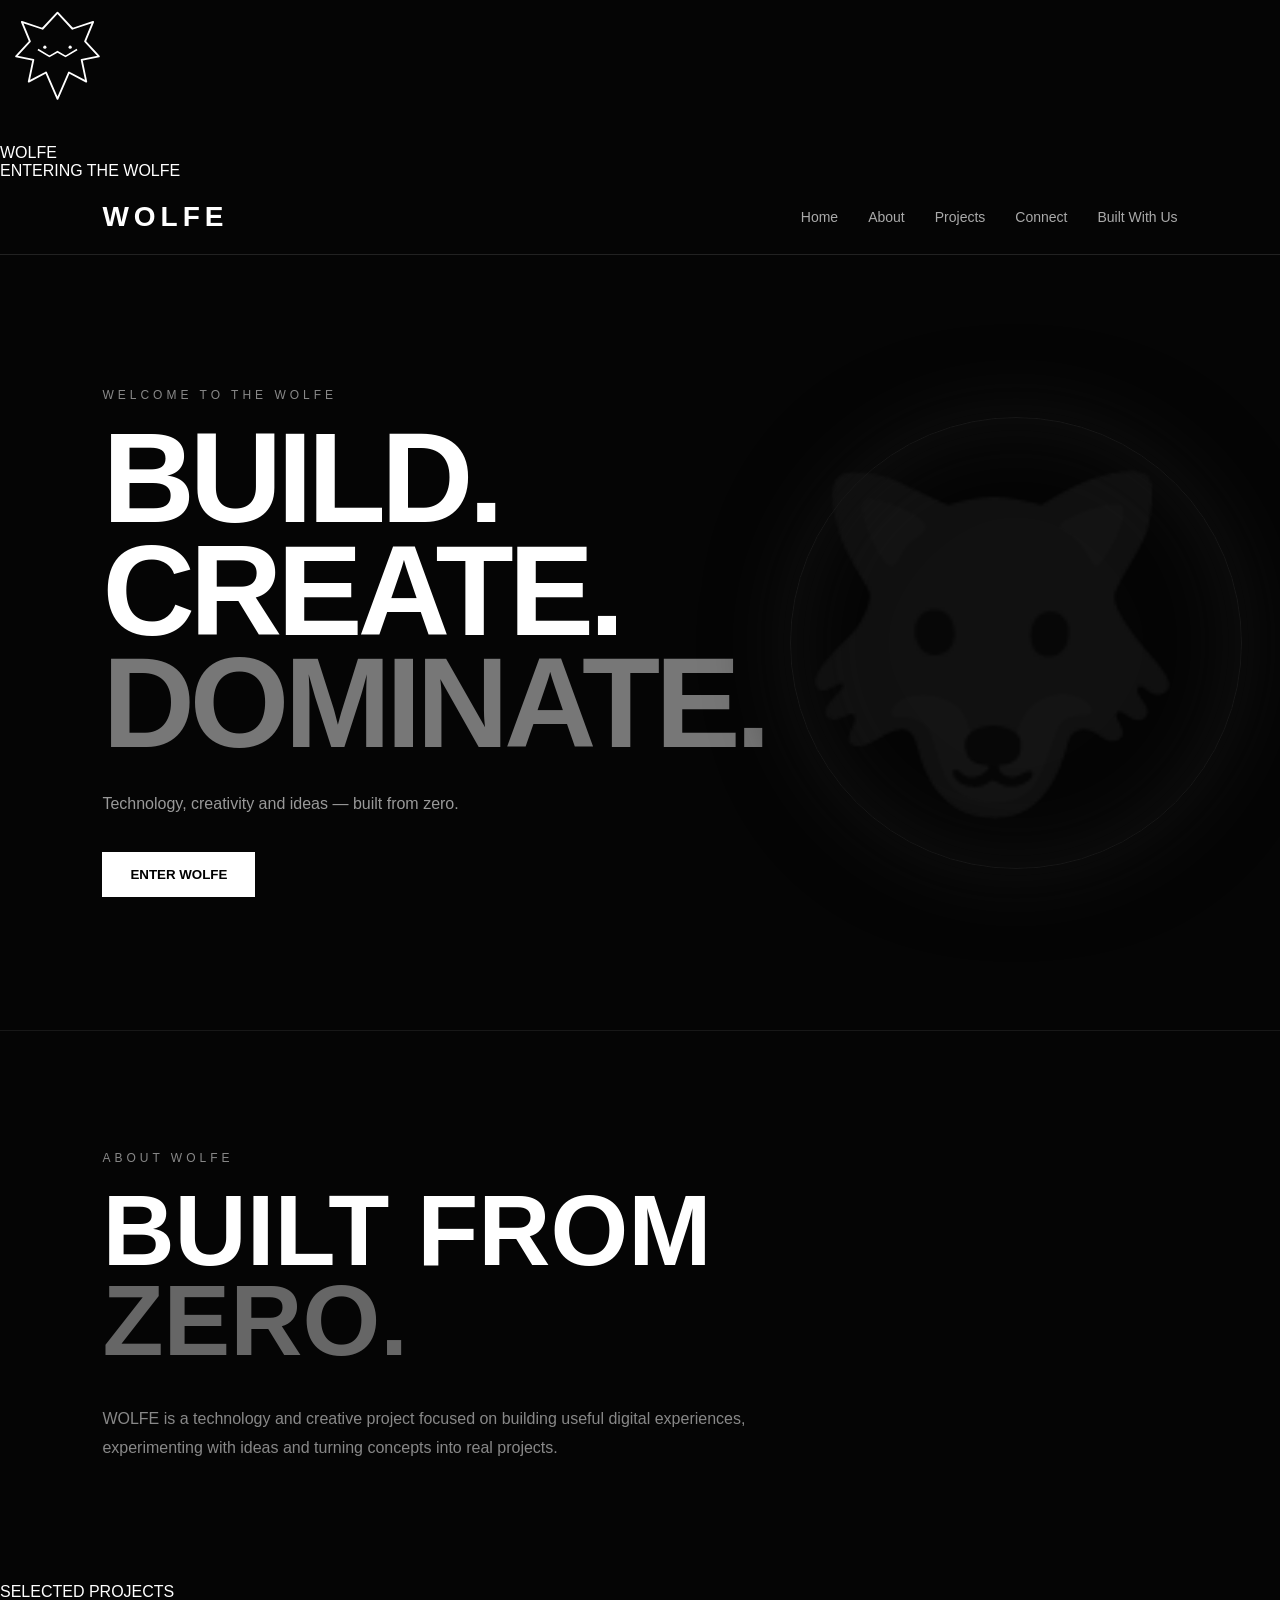
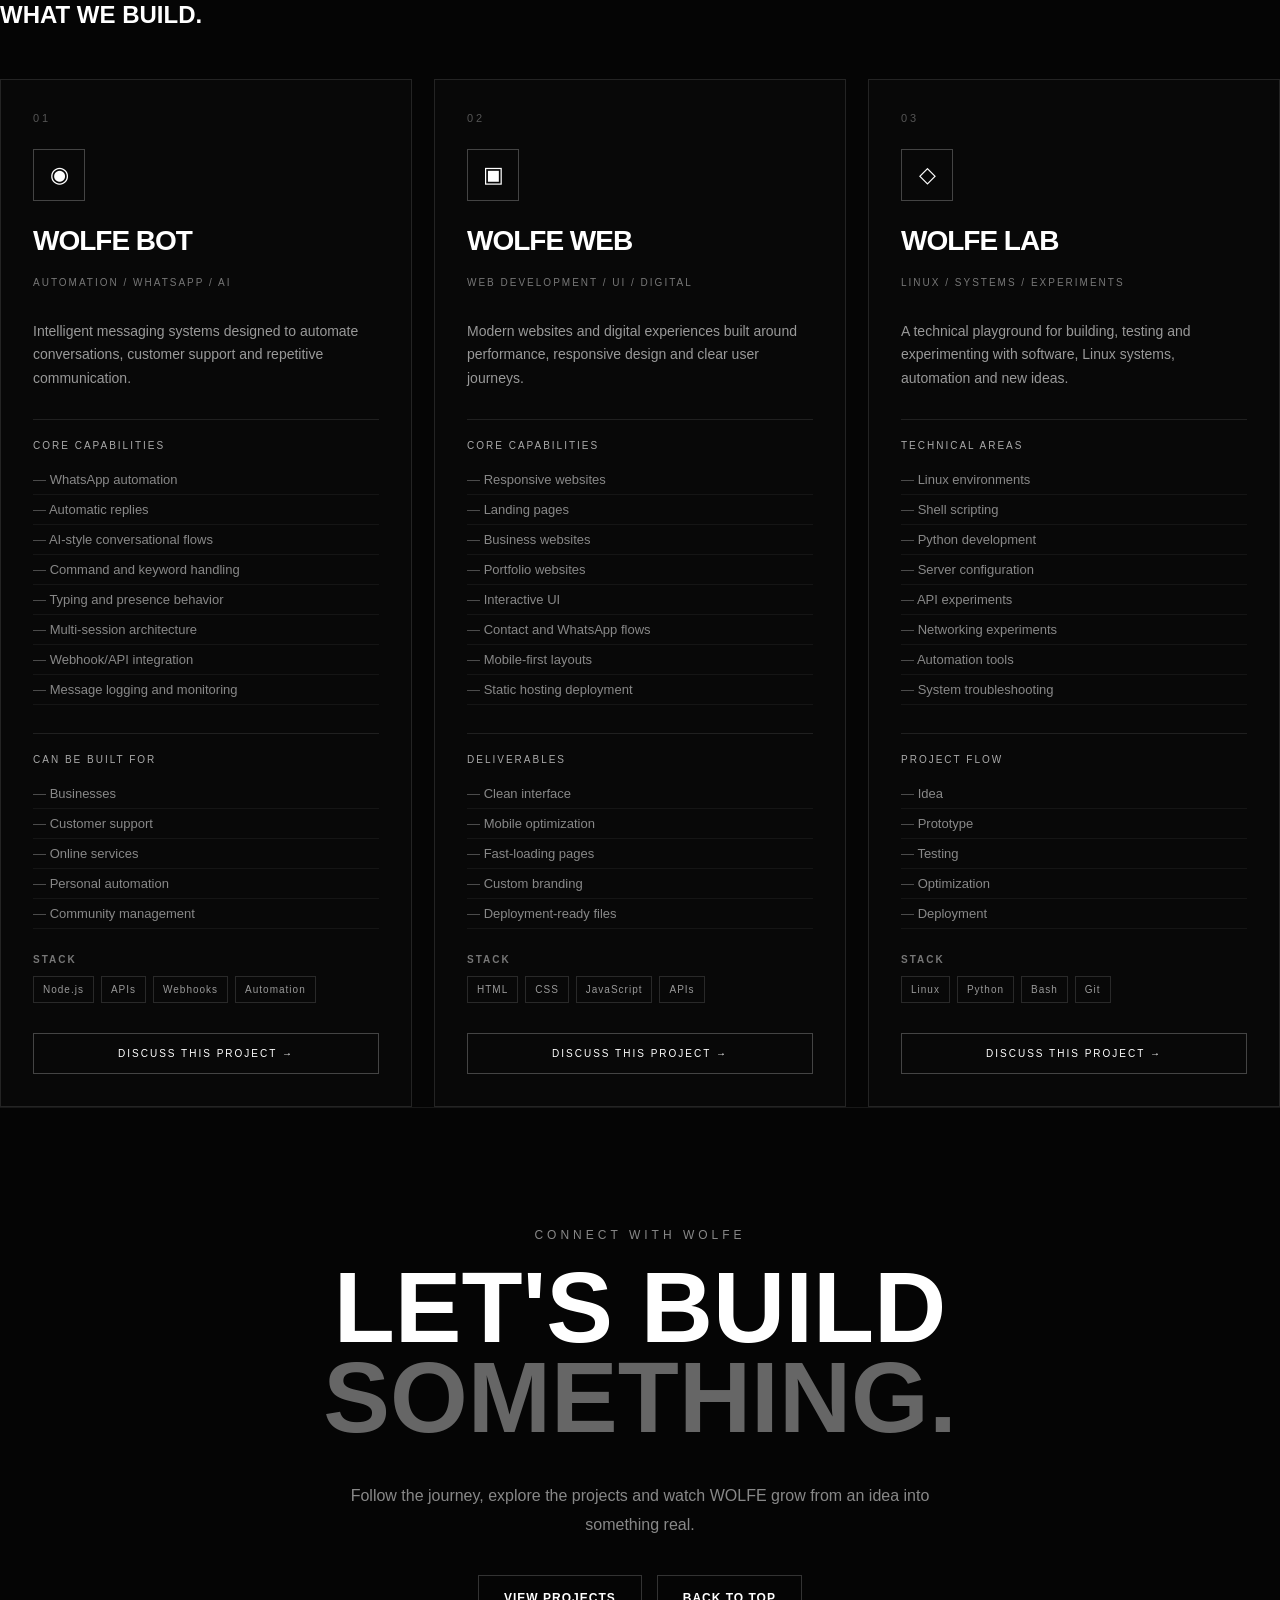
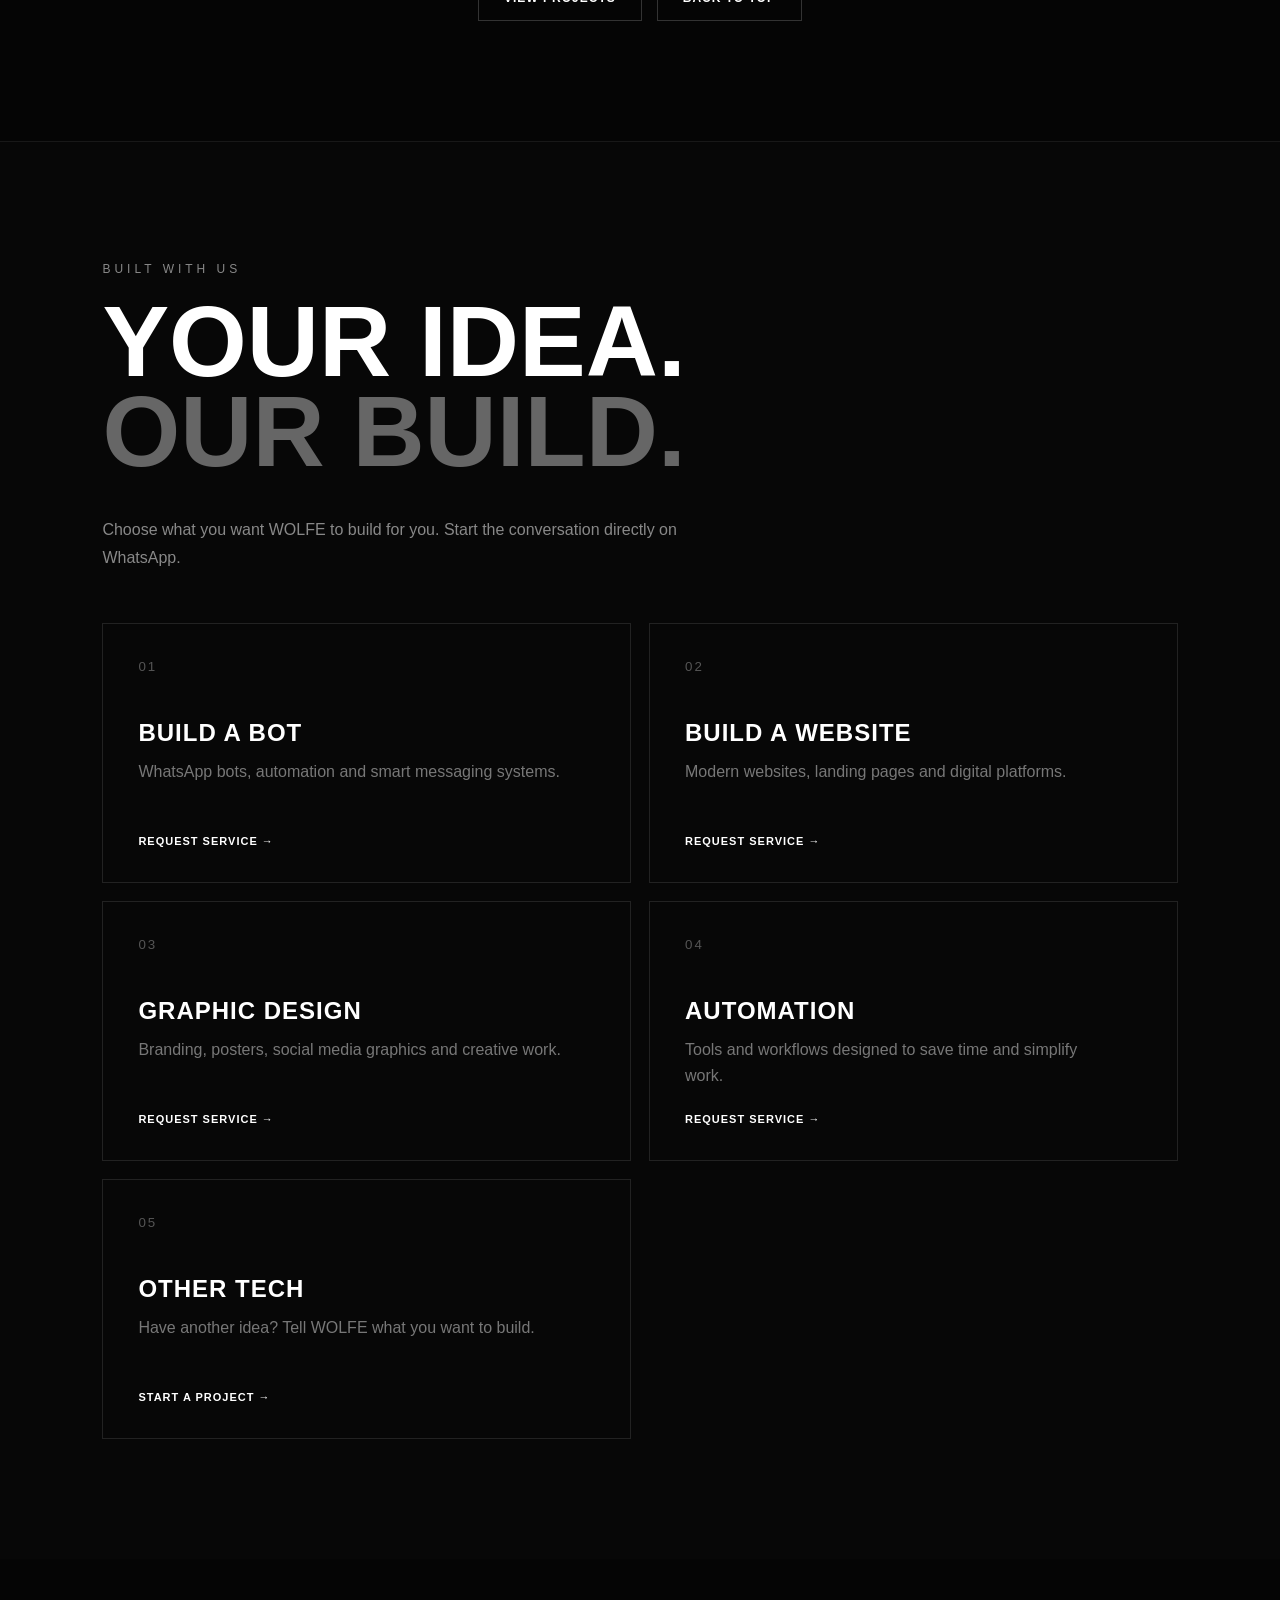
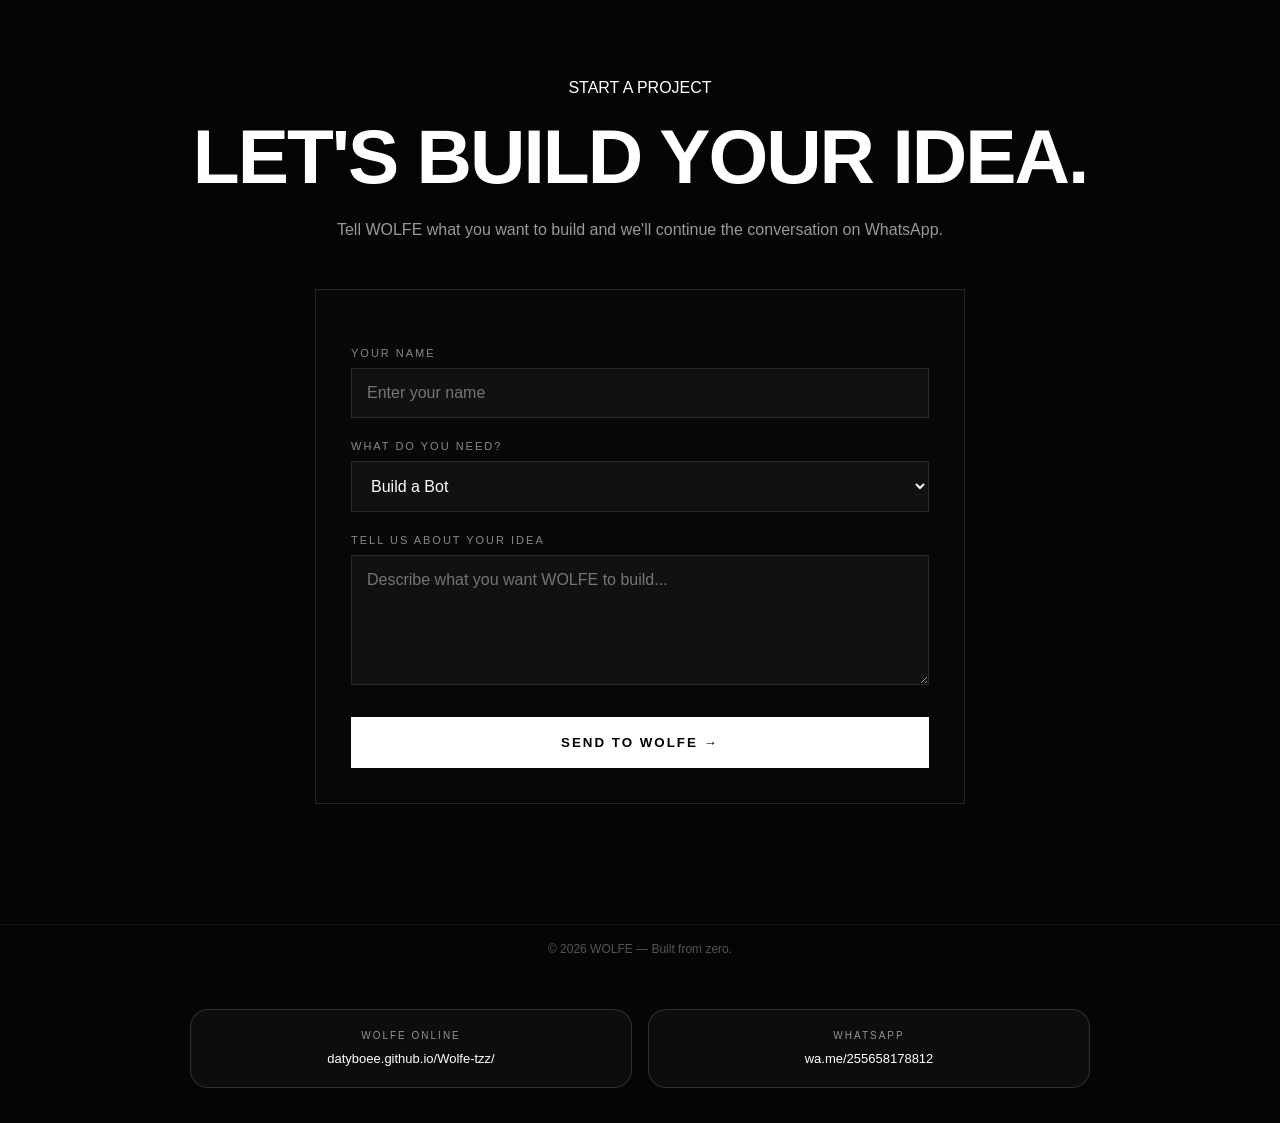
<file: index.html>
<!DOCTYPE html>
<html lang="en">
<head>
    <meta charset="UTF-8">
    <meta name="viewport" content="width=device-width, initial-scale=1.0">
    <title>WOLFE</title>
    <link rel="stylesheet" href="style.css">
</head>

<body>

    <div id="intro">
        <div class="loader-ring"></div>
        <img class="intro-wolf" src="assets/wolfe-logo.svg" alt="WOLFE logo"><div class="intro-logo">WOLFE</div>
        <div class="intro-line"></div>
        <p>ENTERING THE WOLFE</p>
    </div>

    <div id="site">

        <header>
            <div class="logo">WOLFE</div>

            <nav>
                <a href="#home">Home</a>
                <a href="#about">About</a>
                <a href="#projects">Projects</a>
            <a href="#connect">Connect</a>
            <a href="#built">Built With Us</a>
            </nav>
        </header>

        <main id="home">
            <section class="hero">

                <p class="tag">WELCOME TO THE WOLFE</p>

                <h1>
                    BUILD.<br>
                    CREATE.<br>
                    <span>DOMINATE.</span>
                </h1>

                <p class="description">
                    Technology, creativity and ideas — built from zero.
                </p>

                <button onclick="showMessage()">
                    ENTER WOLFE
                </button>

            </section>
        </main>

        <section id="about" class="section">
            <p class="tag">ABOUT WOLFE</p>
            <h2>BUILT FROM<br><span>ZERO.</span></h2>
            <p>
                WOLFE is a technology and creative project focused on
                building useful digital experiences, experimenting with
                ideas and turning concepts into real projects.
            </p>
        </section>

        <section id="projects" class="projects-section">
  <div class="section-label">SELECTED PROJECTS</div>
  <h2>WHAT WE BUILD.</h2>

  <div class="project-grid">

    <article class="project-card serious-project">
      <div class="project-number">01</div>
      <div class="project-icon">◉</div>
      <h3>WOLFE BOT</h3>
      <p class="project-type">AUTOMATION / WHATSAPP / AI</p>
      <p>
        Intelligent messaging systems designed to automate conversations,
        customer support and repetitive communication.
      </p>

      <div class="project-block">
        <span>CORE CAPABILITIES</span>
        <ul>
          <li>WhatsApp automation</li>
          <li>Automatic replies</li>
          <li>AI-style conversational flows</li>
          <li>Command and keyword handling</li>
          <li>Typing and presence behavior</li>
          <li>Multi-session architecture</li>
          <li>Webhook/API integration</li>
          <li>Message logging and monitoring</li>
        </ul>
      </div>

      <div class="project-block">
        <span>CAN BE BUILT FOR</span>
        <ul>
          <li>Businesses</li>
          <li>Customer support</li>
          <li>Online services</li>
          <li>Personal automation</li>
          <li>Community management</li>
        </ul>
      </div>

      <div class="project-stack">
        <b>STACK</b>
        <span>Node.js</span>
        <span>APIs</span>
        <span>Webhooks</span>
        <span>Automation</span>
      </div>

      <a class="project-cta"
         href="projects/bot.html"
         target="_blank">
        DISCUSS THIS PROJECT →
      </a>
    </article>

    <article class="project-card serious-project">
      <div class="project-number">02</div>
      <div class="project-icon">▣</div>
      <h3>WOLFE WEB</h3>
      <p class="project-type">WEB DEVELOPMENT / UI / DIGITAL</p>
      <p>
        Modern websites and digital experiences built around performance,
        responsive design and clear user journeys.
      </p>

      <div class="project-block">
        <span>CORE CAPABILITIES</span>
        <ul>
          <li>Responsive websites</li>
          <li>Landing pages</li>
          <li>Business websites</li>
          <li>Portfolio websites</li>
          <li>Interactive UI</li>
          <li>Contact and WhatsApp flows</li>
          <li>Mobile-first layouts</li>
          <li>Static hosting deployment</li>
        </ul>
      </div>

      <div class="project-block">
        <span>DELIVERABLES</span>
        <ul>
          <li>Clean interface</li>
          <li>Mobile optimization</li>
          <li>Fast-loading pages</li>
          <li>Custom branding</li>
          <li>Deployment-ready files</li>
        </ul>
      </div>

      <div class="project-stack">
        <b>STACK</b>
        <span>HTML</span>
        <span>CSS</span>
        <span>JavaScript</span>
        <span>APIs</span>
      </div>

      <a class="project-cta"
         href="projects/web.html"
         target="_blank">
        DISCUSS THIS PROJECT →
      </a>
    </article>

    <article class="project-card serious-project">
      <div class="project-number">03</div>
      <div class="project-icon">◇</div>
      <h3>WOLFE LAB</h3>
      <p class="project-type">LINUX / SYSTEMS / EXPERIMENTS</p>
      <p>
        A technical playground for building, testing and experimenting
        with software, Linux systems, automation and new ideas.
      </p>

      <div class="project-block">
        <span>TECHNICAL AREAS</span>
        <ul>
          <li>Linux environments</li>
          <li>Shell scripting</li>
          <li>Python development</li>
          <li>Server configuration</li>
          <li>API experiments</li>
          <li>Networking experiments</li>
          <li>Automation tools</li>
          <li>System troubleshooting</li>
        </ul>
      </div>

      <div class="project-block">
        <span>PROJECT FLOW</span>
        <ul>
          <li>Idea</li>
          <li>Prototype</li>
          <li>Testing</li>
          <li>Optimization</li>
          <li>Deployment</li>
        </ul>
      </div>

      <div class="project-stack">
        <b>STACK</b>
        <span>Linux</span>
        <span>Python</span>
        <span>Bash</span>
        <span>Git</span>
      </div>

      <a class="project-cta"
         href="projects/lab.html"
         target="_blank">
        DISCUSS THIS PROJECT →
      </a>
    </article>

  </div>
</section>

<section id="connect" class="section connect">
            <p class="tag">CONNECT WITH WOLFE</p>
            <h2>LET'S BUILD<br><span>SOMETHING.</span></h2>

            <p>
                Follow the journey, explore the projects and watch WOLFE grow
                from an idea into something real.
            </p>

            <div class="connect-buttons">
                <a href="#projects" class="connect-btn">VIEW PROJECTS</a>
                <a href="#home" class="connect-btn">BACK TO TOP</a>
            </div>
        </section>

        <section id="built" class="section built">
            <p class="tag">BUILT WITH US</p>

            <h2>YOUR IDEA.<br><span>OUR BUILD.</span></h2>

            <p>
                Choose what you want WOLFE to build for you.
                Start the conversation directly on WhatsApp.
            </p>

            <div class="service-grid">

                <div class="service-card">
                    <small>01</small>
                    <h3>BUILD A BOT</h3>
                    <p>WhatsApp bots, automation and smart messaging systems.</p>
                    <a href="https://wa.me/255658178812?text=Hello%20WOLFE%2C%20I%27d%20like%20to%20build%20a%20bot." target="_blank">
                        REQUEST SERVICE →
                    </a>
                </div>

                <div class="service-card">
                    <small>02</small>
                    <h3>BUILD A WEBSITE</h3>
                    <p>Modern websites, landing pages and digital platforms.</p>
                    <a href="https://wa.me/255658178812?text=Hello%20WOLFE%2C%20I%27d%20like%20to%20build%20a%20website." target="_blank">
                        REQUEST SERVICE →
                    </a>
                </div>

                <div class="service-card">
                    <small>03</small>
                    <h3>GRAPHIC DESIGN</h3>
                    <p>Branding, posters, social media graphics and creative work.</p>
                    <a href="https://wa.me/255658178812?text=Hello%20WOLFE%2C%20I%27d%20like%20graphic%20design%20services." target="_blank">
                        REQUEST SERVICE →
                    </a>
                </div>

                <div class="service-card">
                    <small>04</small>
                    <h3>AUTOMATION</h3>
                    <p>Tools and workflows designed to save time and simplify work.</p>
                    <a href="https://wa.me/255658178812?text=Hello%20WOLFE%2C%20I%27d%20like%20to%20discuss%20automation." target="_blank">
                        REQUEST SERVICE →
                    </a>
                </div>

                <div class="service-card">
                    <small>05</small>
                    <h3>OTHER TECH</h3>
                    <p>Have another idea? Tell WOLFE what you want to build.</p>
                    <a href="https://wa.me/255658178812?text=Hello%20WOLFE%2C%20I%20have%20a%20tech%20project%20idea." target="_blank">
                        START A PROJECT →
                    </a>
                </div>

            </div>
        </section>

        
<section class="request-section" id="request">
  <div class="section-label">START A PROJECT</div>
  <h2>LET'S BUILD YOUR IDEA.</h2>
  <p class="request-intro">
    Tell WOLFE what you want to build and we'll continue the conversation on WhatsApp.
  </p>

  <div class="request-box">
    <label for="client-name">YOUR NAME</label>
    <input id="client-name" type="text" placeholder="Enter your name">

    <label for="client-service">WHAT DO YOU NEED?</label>
    <select id="client-service">
      <option value="Bot">Build a Bot</option>
      <option value="Website">Build a Website</option>
      <option value="Graphic Design">Graphic Design</option>
      <option value="Automation">Automation</option>
      <option value="Other Tech">Other Tech</option>
    </select>

    <label for="client-project">TELL US ABOUT YOUR IDEA</label>
    <textarea id="client-project" rows="5"
      placeholder="Describe what you want WOLFE to build..."></textarea>

    <button type="button" class="request-button" onclick="sendWolfeRequest()">
      SEND TO WOLFE →
    </button>
  </div>
</section>

<footer>
            <p>© 2026 WOLFE — Built from zero.</p>
        </footer>

    </div>

    <script src="script.js"></script>
<div class="wolfe-links"><div><span>WOLFE ONLINE</span><a href="https://datyboee.github.io/Wolfe-tzz/" target="_blank">datyboee.github.io/Wolfe-tzz/</a></div><div><span>WHATSAPP</span><a href="https://wa.me/255658178812" target="_blank">wa.me/255658178812</a></div></div></body>
</html>
</file>
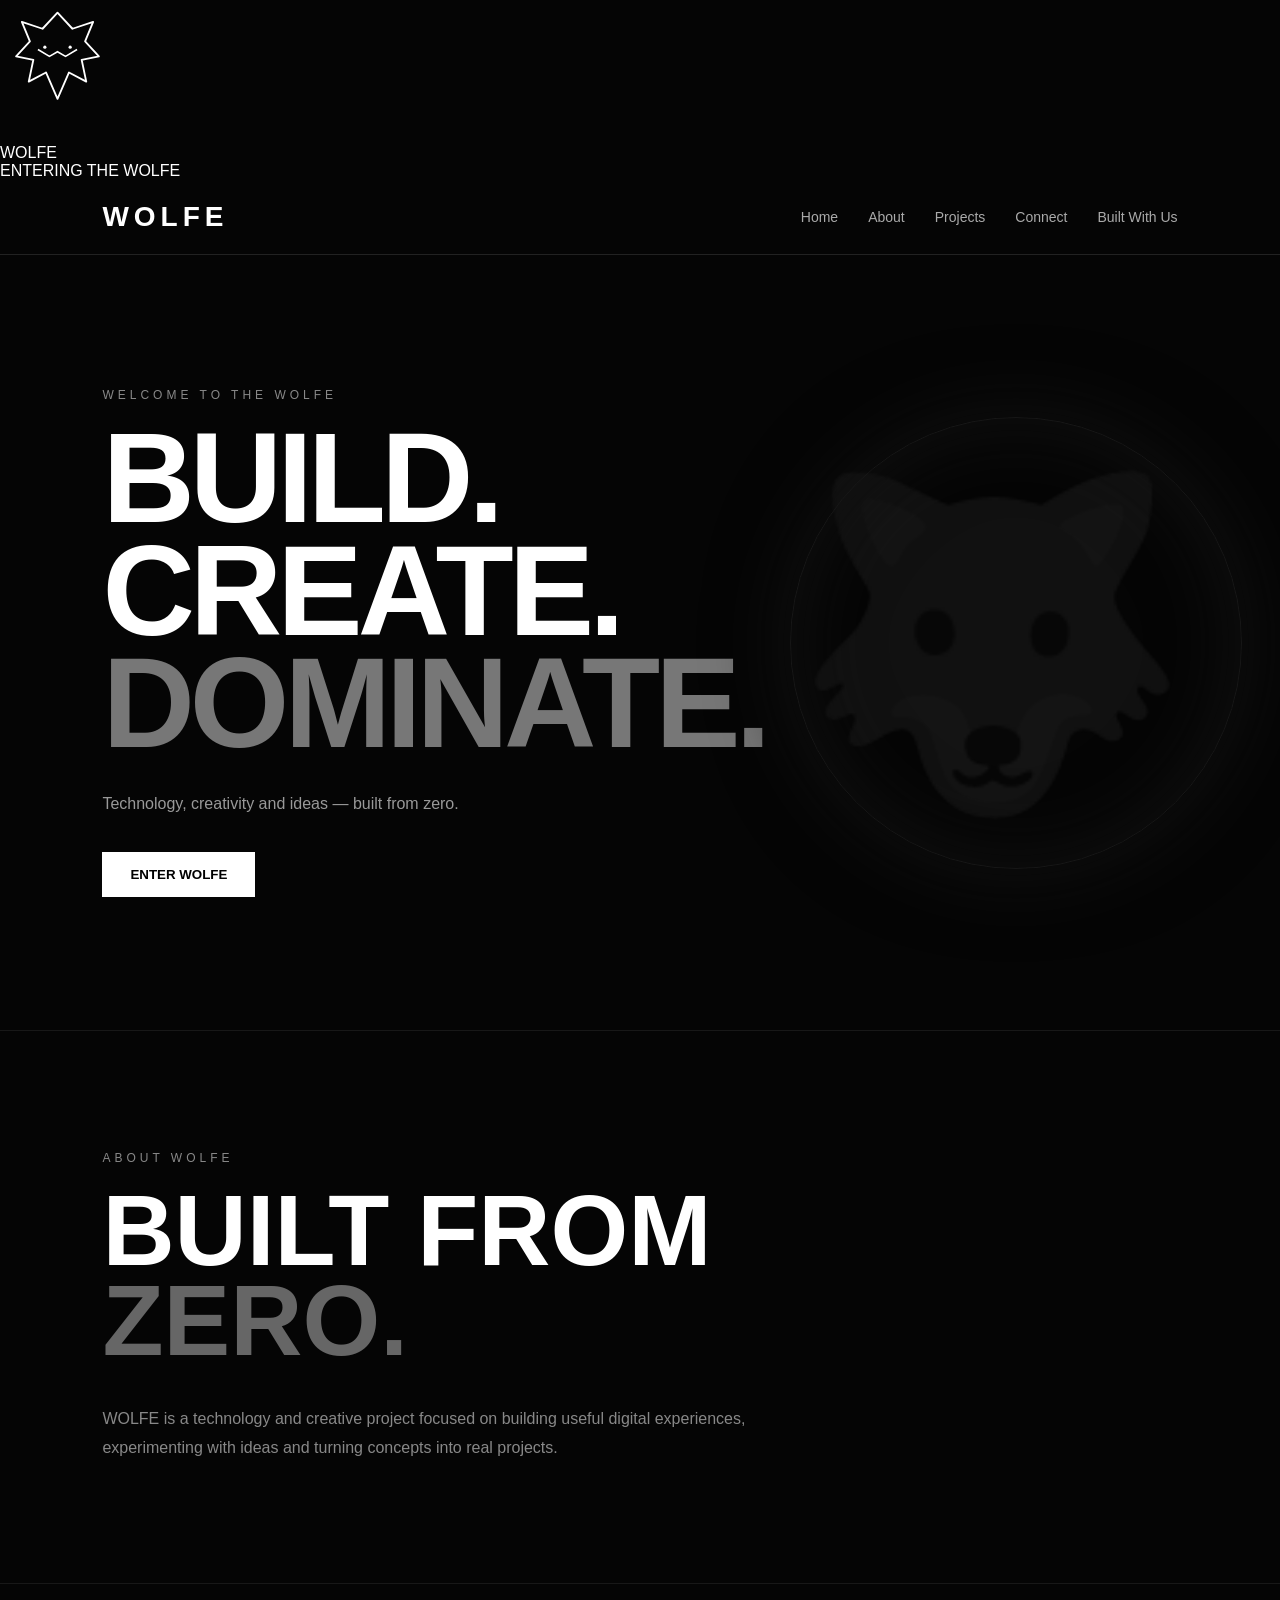
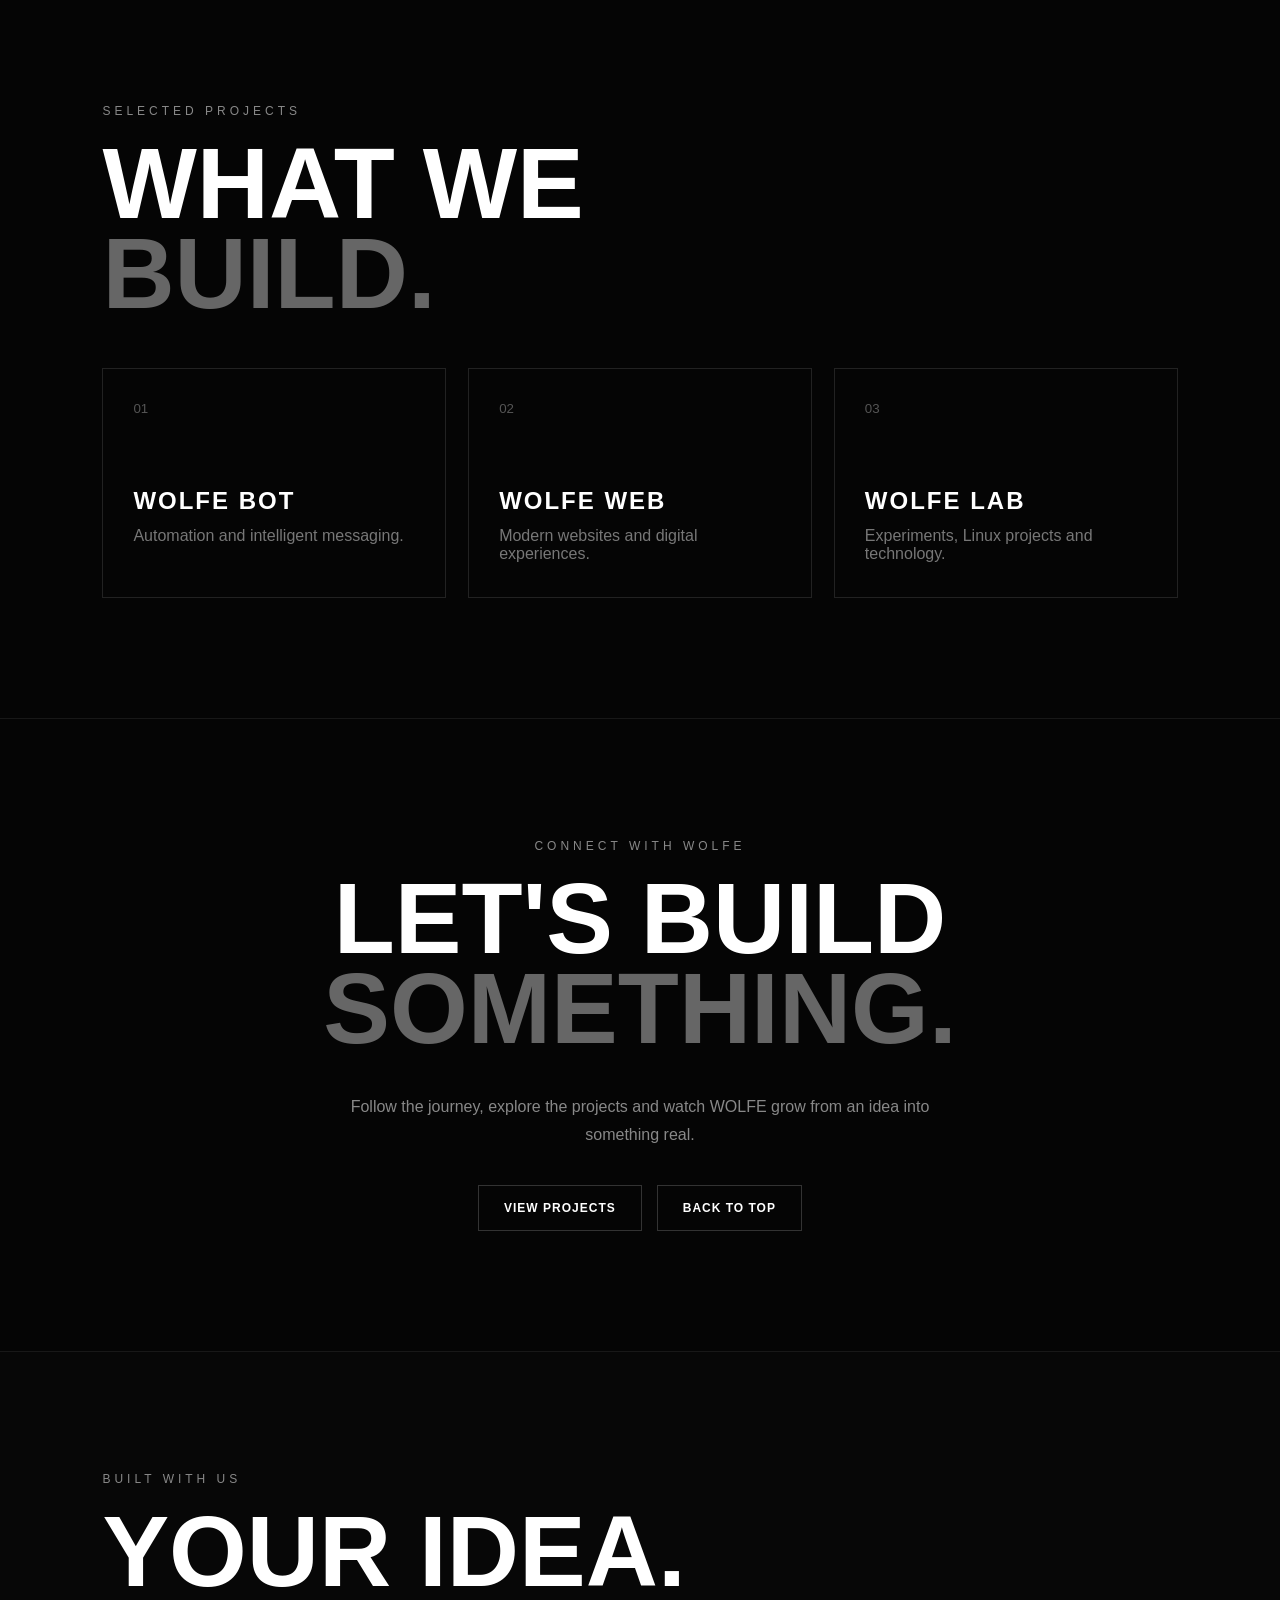
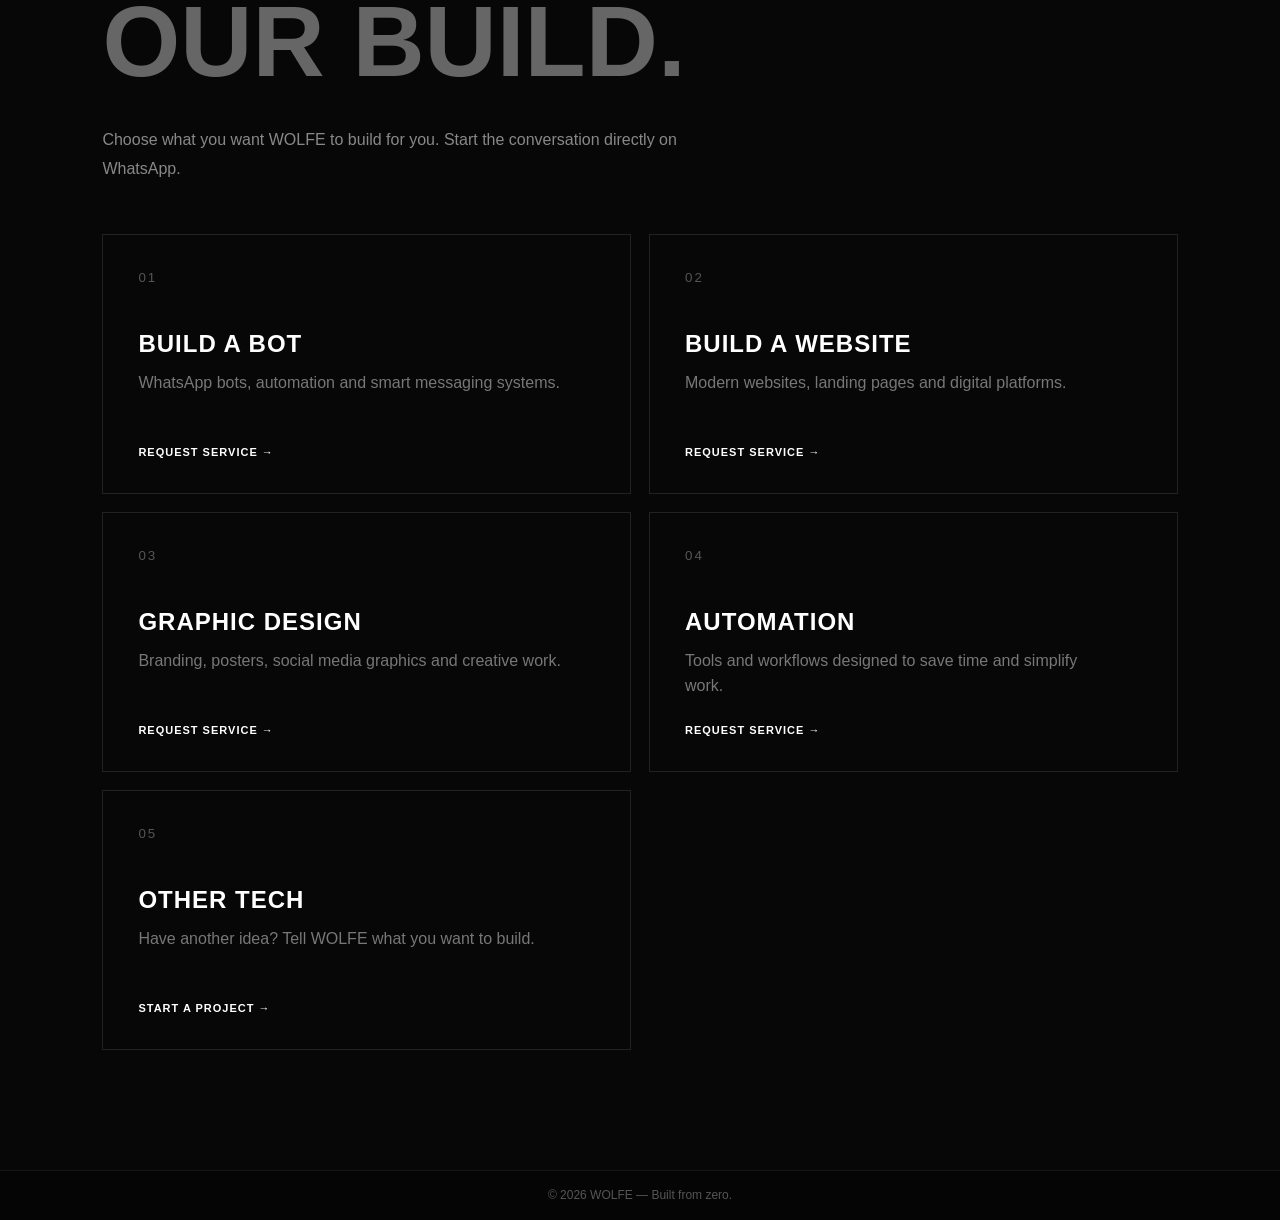
<file: index.backup.html>
<!DOCTYPE html>
<html lang="en">
<head>
    <meta charset="UTF-8">
    <meta name="viewport" content="width=device-width, initial-scale=1.0">
    <title>WOLFE</title>
    <link rel="stylesheet" href="style.css">
</head>

<body>

    <div id="intro">
        <div class="loader-ring"></div>
        <img class="intro-wolf" src="assets/wolfe-logo.svg" alt="WOLFE logo"><div class="intro-logo">WOLFE</div>
        <div class="intro-line"></div>
        <p>ENTERING THE WOLFE</p>
    </div>

    <div id="site">

        <header>
            <div class="logo">WOLFE</div>

            <nav>
                <a href="#home">Home</a>
                <a href="#about">About</a>
                <a href="#projects">Projects</a>
            <a href="#connect">Connect</a>
            <a href="#built">Built With Us</a>
            </nav>
        </header>

        <main id="home">
            <section class="hero">

                <p class="tag">WELCOME TO THE WOLFE</p>

                <h1>
                    BUILD.<br>
                    CREATE.<br>
                    <span>DOMINATE.</span>
                </h1>

                <p class="description">
                    Technology, creativity and ideas — built from zero.
                </p>

                <button onclick="showMessage()">
                    ENTER WOLFE
                </button>

            </section>
        </main>

        <section id="about" class="section">
            <p class="tag">ABOUT WOLFE</p>
            <h2>BUILT FROM<br><span>ZERO.</span></h2>
            <p>
                WOLFE is a technology and creative project focused on
                building useful digital experiences, experimenting with
                ideas and turning concepts into real projects.
            </p>
        </section>

        <section id="projects" class="section projects">
            <p class="tag">SELECTED PROJECTS</p>
            <h2>WHAT WE<br><span>BUILD.</span></h2>

            <div class="project-grid">
                <div class="project-card">
                    <small>01</small>
                    <h3>WOLFE BOT</h3>
                    <p>Automation and intelligent messaging.</p>
                </div>

                <div class="project-card">
                    <small>02</small>
                    <h3>WOLFE WEB</h3>
                    <p>Modern websites and digital experiences.</p>
                </div>

                <div class="project-card">
                    <small>03</small>
                    <h3>WOLFE LAB</h3>
                    <p>Experiments, Linux projects and technology.</p>
                </div>
            </div>
        </section>

        <section id="connect" class="section connect">
            <p class="tag">CONNECT WITH WOLFE</p>
            <h2>LET'S BUILD<br><span>SOMETHING.</span></h2>

            <p>
                Follow the journey, explore the projects and watch WOLFE grow
                from an idea into something real.
            </p>

            <div class="connect-buttons">
                <a href="#projects" class="connect-btn">VIEW PROJECTS</a>
                <a href="#home" class="connect-btn">BACK TO TOP</a>
            </div>
        </section>

        <section id="built" class="section built">
            <p class="tag">BUILT WITH US</p>

            <h2>YOUR IDEA.<br><span>OUR BUILD.</span></h2>

            <p>
                Choose what you want WOLFE to build for you.
                Start the conversation directly on WhatsApp.
            </p>

            <div class="service-grid">

                <div class="service-card">
                    <small>01</small>
                    <h3>BUILD A BOT</h3>
                    <p>WhatsApp bots, automation and smart messaging systems.</p>
                    <a href="https://wa.me/255658178812?text=Hello%20WOLFE%2C%20I%27d%20like%20to%20build%20a%20bot." target="_blank">
                        REQUEST SERVICE →
                    </a>
                </div>

                <div class="service-card">
                    <small>02</small>
                    <h3>BUILD A WEBSITE</h3>
                    <p>Modern websites, landing pages and digital platforms.</p>
                    <a href="https://wa.me/255658178812?text=Hello%20WOLFE%2C%20I%27d%20like%20to%20build%20a%20website." target="_blank">
                        REQUEST SERVICE →
                    </a>
                </div>

                <div class="service-card">
                    <small>03</small>
                    <h3>GRAPHIC DESIGN</h3>
                    <p>Branding, posters, social media graphics and creative work.</p>
                    <a href="https://wa.me/255658178812?text=Hello%20WOLFE%2C%20I%27d%20like%20graphic%20design%20services." target="_blank">
                        REQUEST SERVICE →
                    </a>
                </div>

                <div class="service-card">
                    <small>04</small>
                    <h3>AUTOMATION</h3>
                    <p>Tools and workflows designed to save time and simplify work.</p>
                    <a href="https://wa.me/255658178812?text=Hello%20WOLFE%2C%20I%27d%20like%20to%20discuss%20automation." target="_blank">
                        REQUEST SERVICE →
                    </a>
                </div>

                <div class="service-card">
                    <small>05</small>
                    <h3>OTHER TECH</h3>
                    <p>Have another idea? Tell WOLFE what you want to build.</p>
                    <a href="https://wa.me/255658178812?text=Hello%20WOLFE%2C%20I%20have%20a%20tech%20project%20idea." target="_blank">
                        START A PROJECT →
                    </a>
                </div>

            </div>
        </section>

        <footer>
            <p>© 2026 WOLFE — Built from zero.</p>
        </footer>

    </div>

    <script src="script.js"></script>
</body>
</html>
</file>
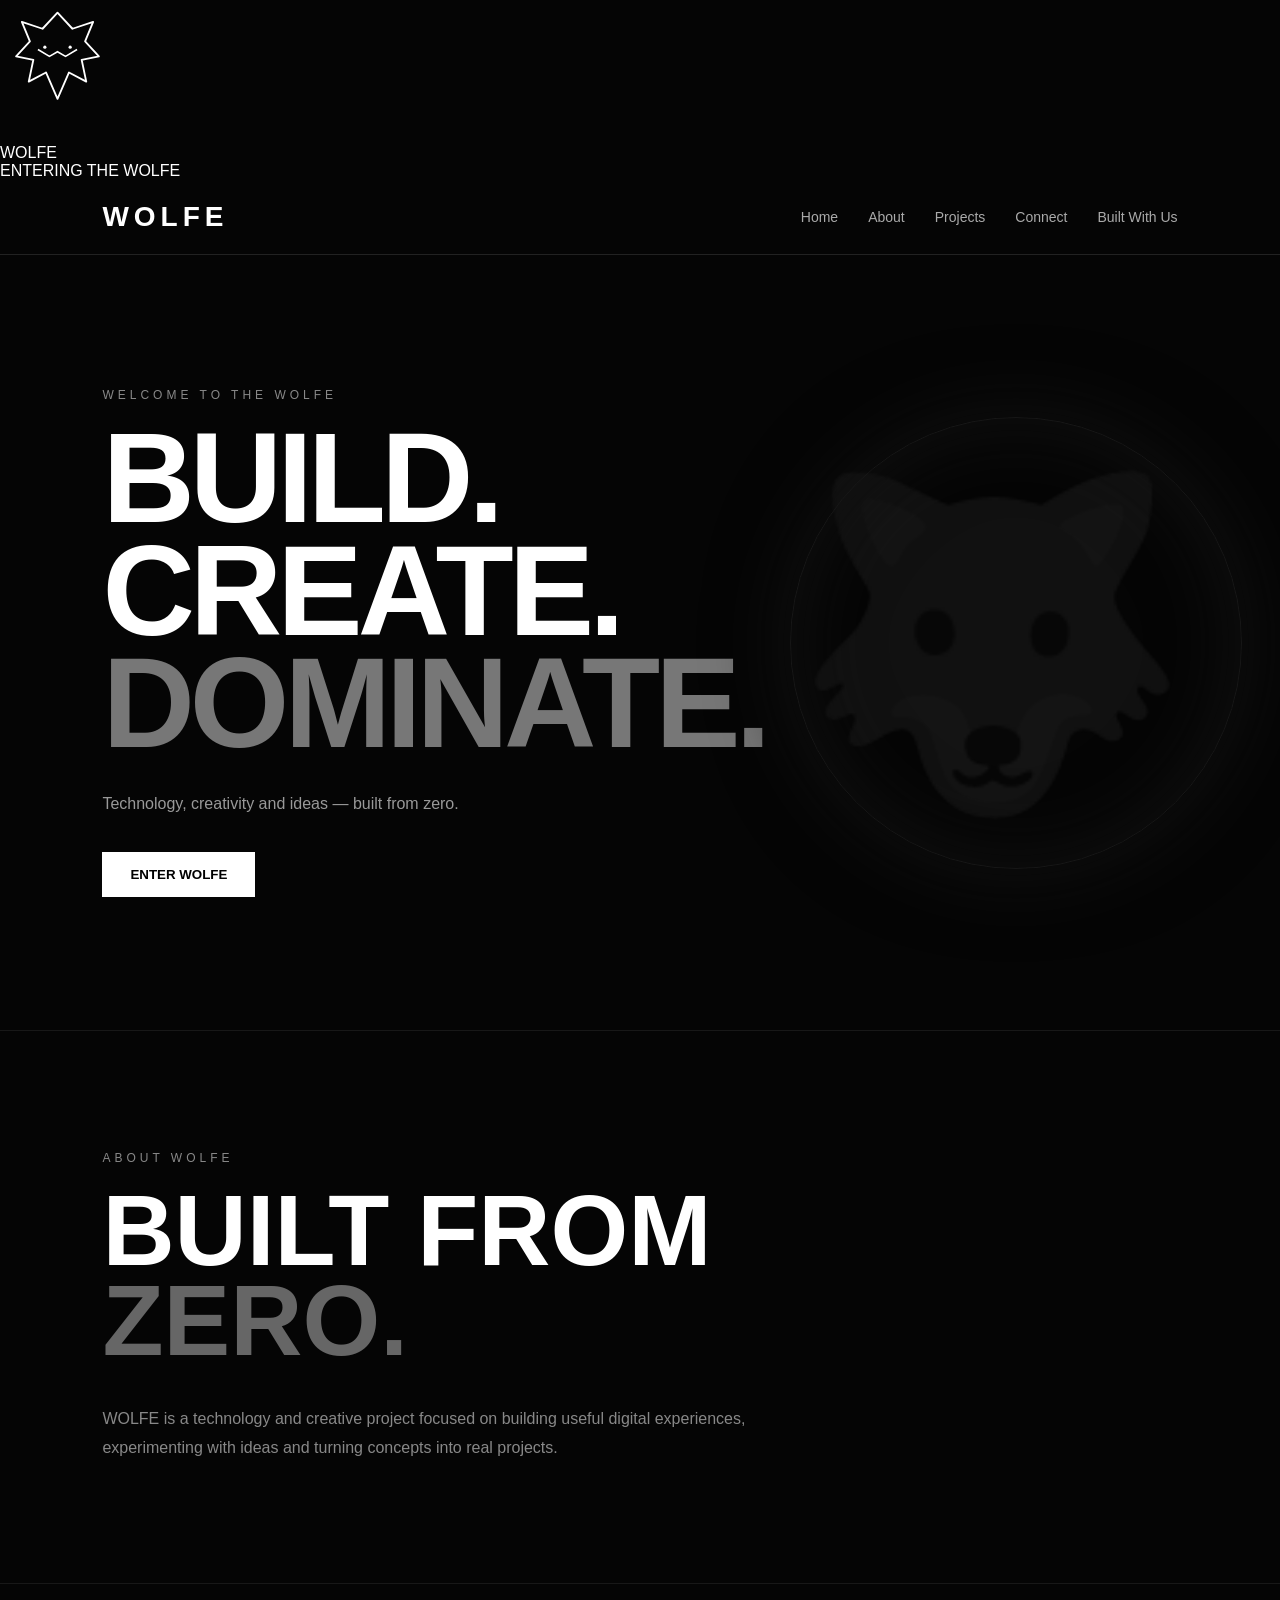
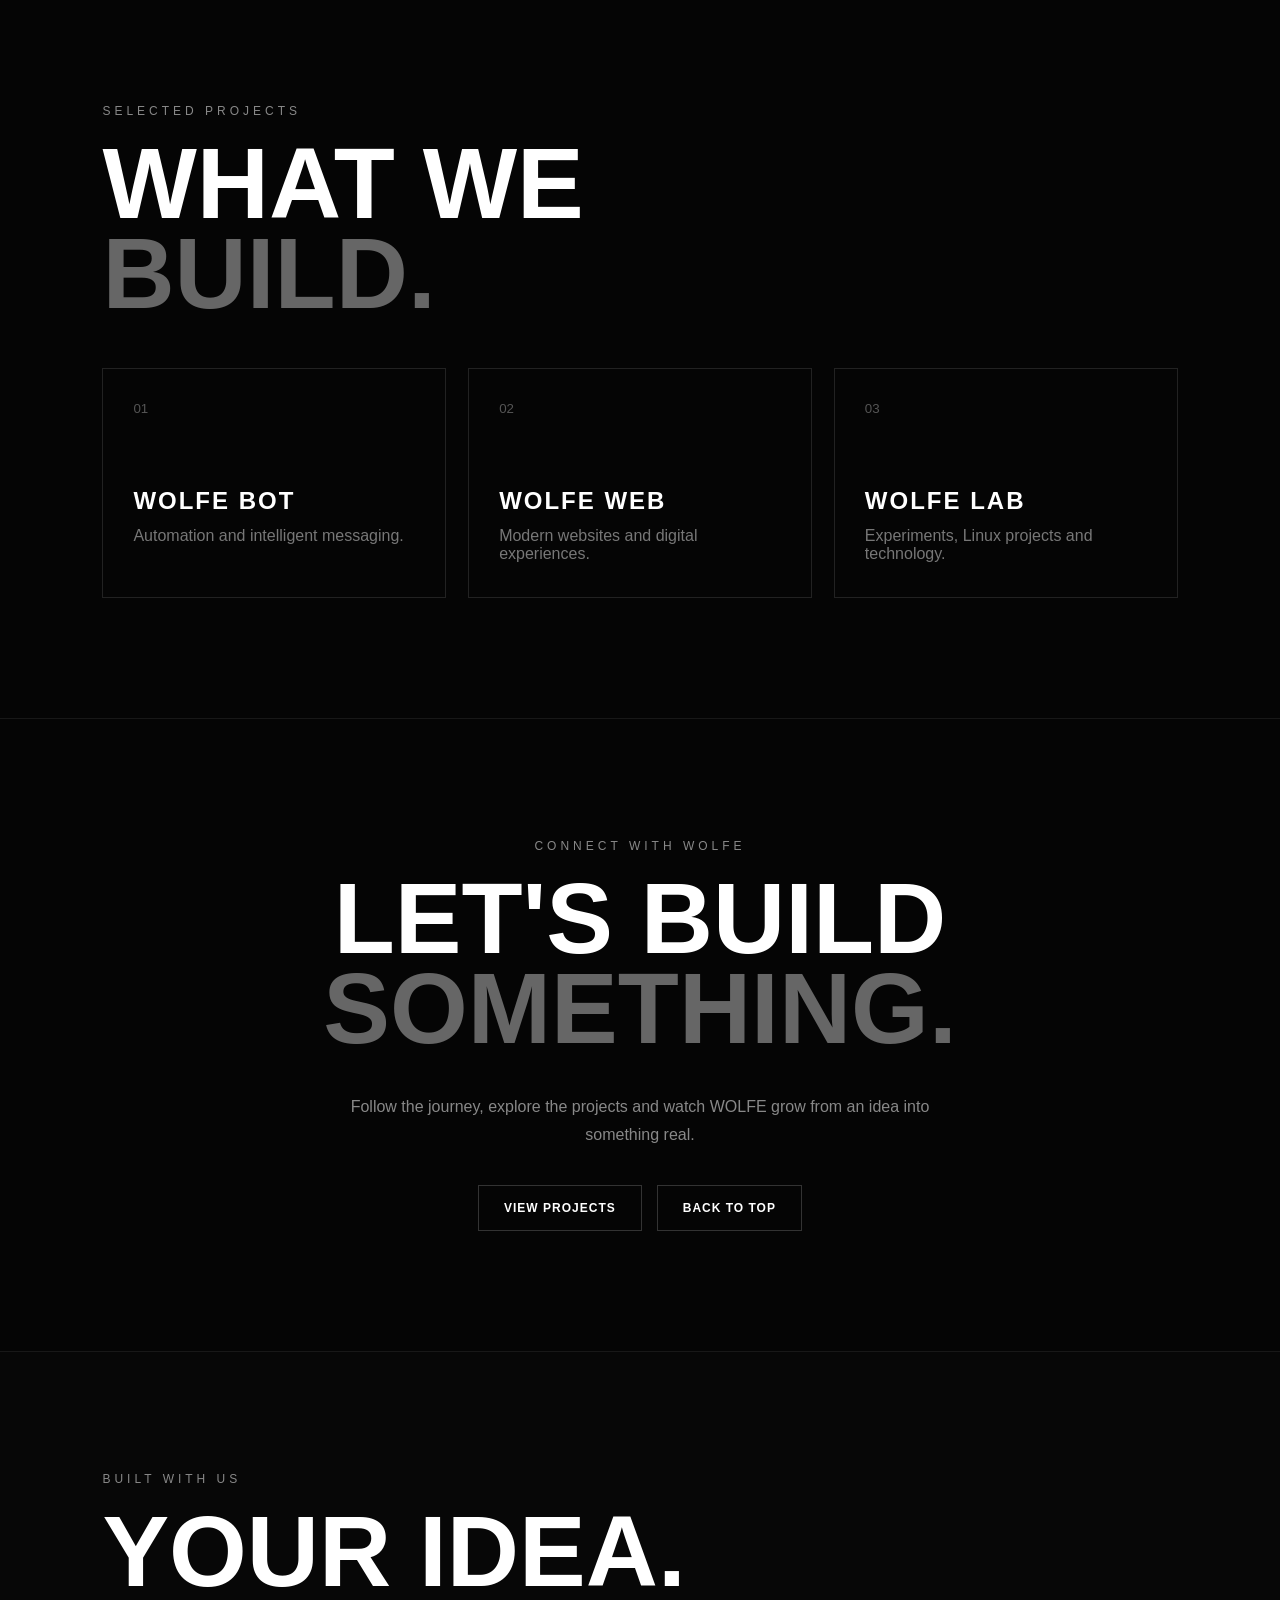
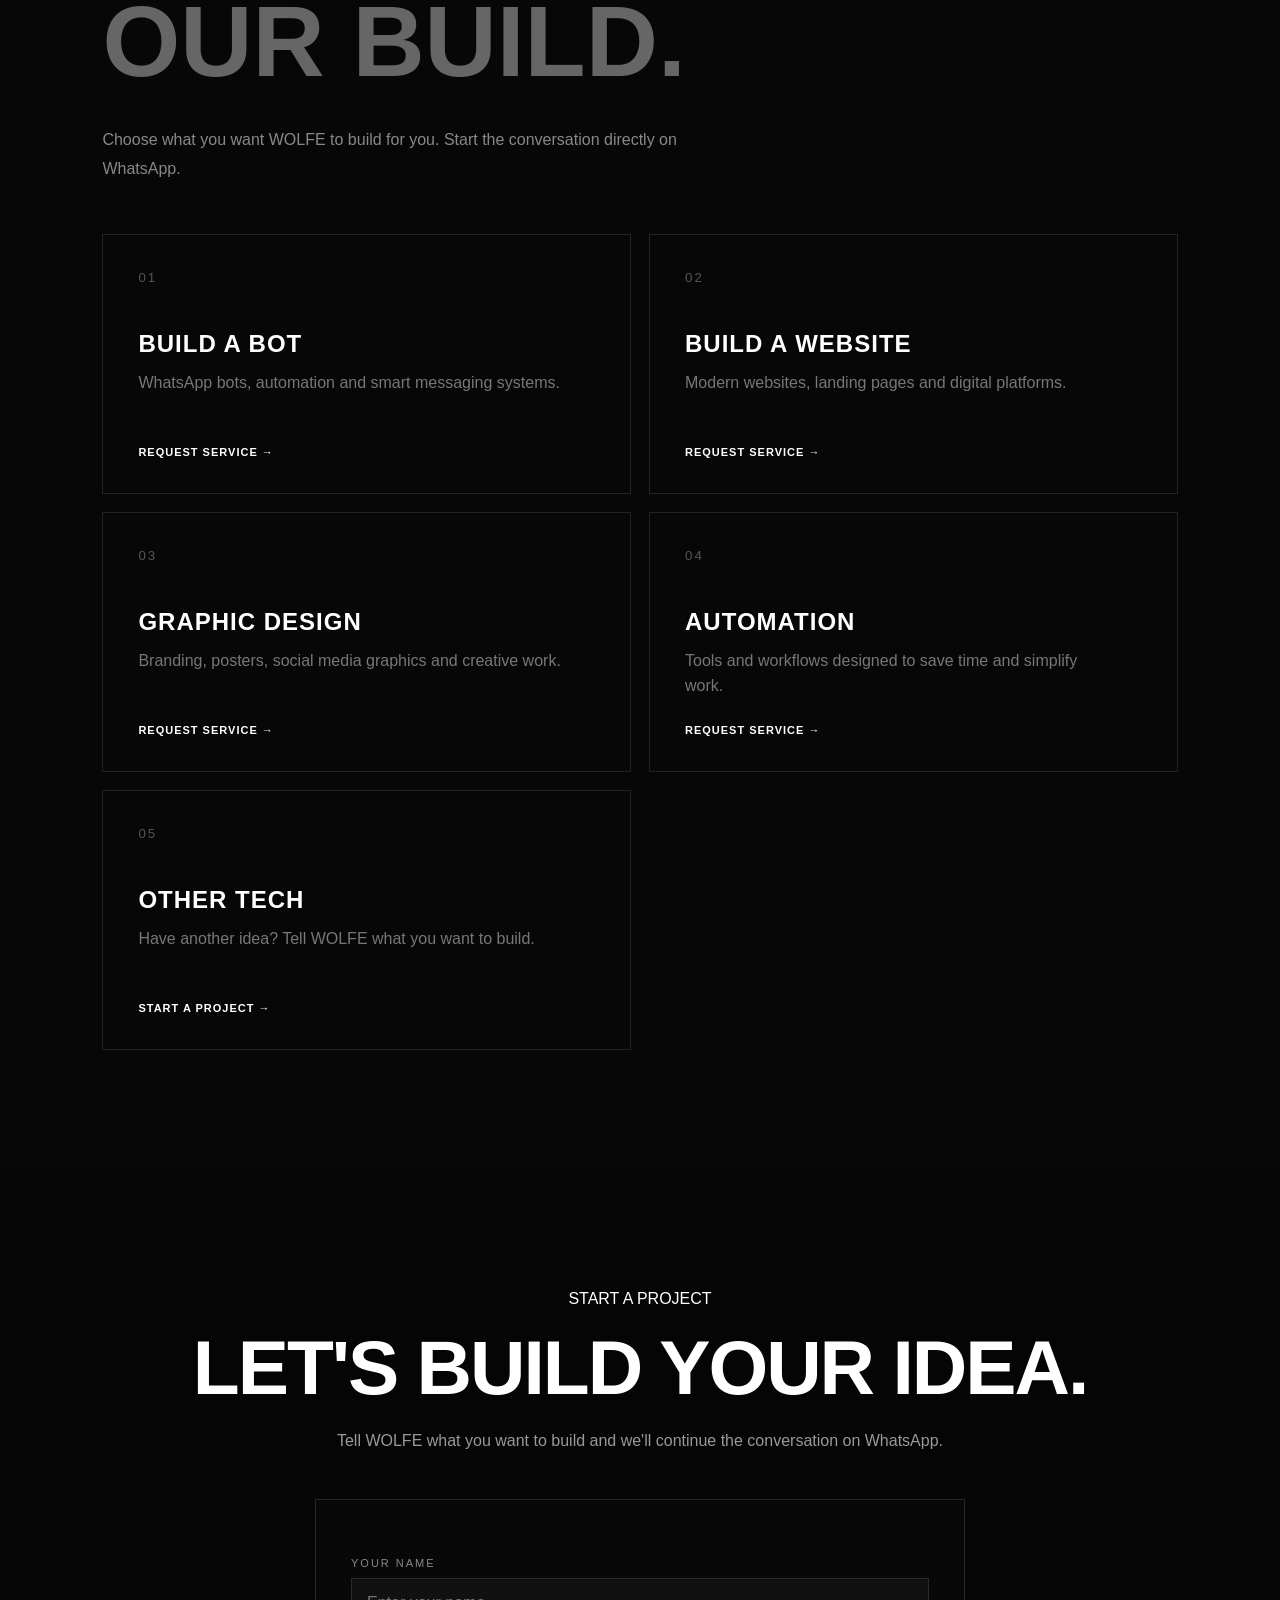
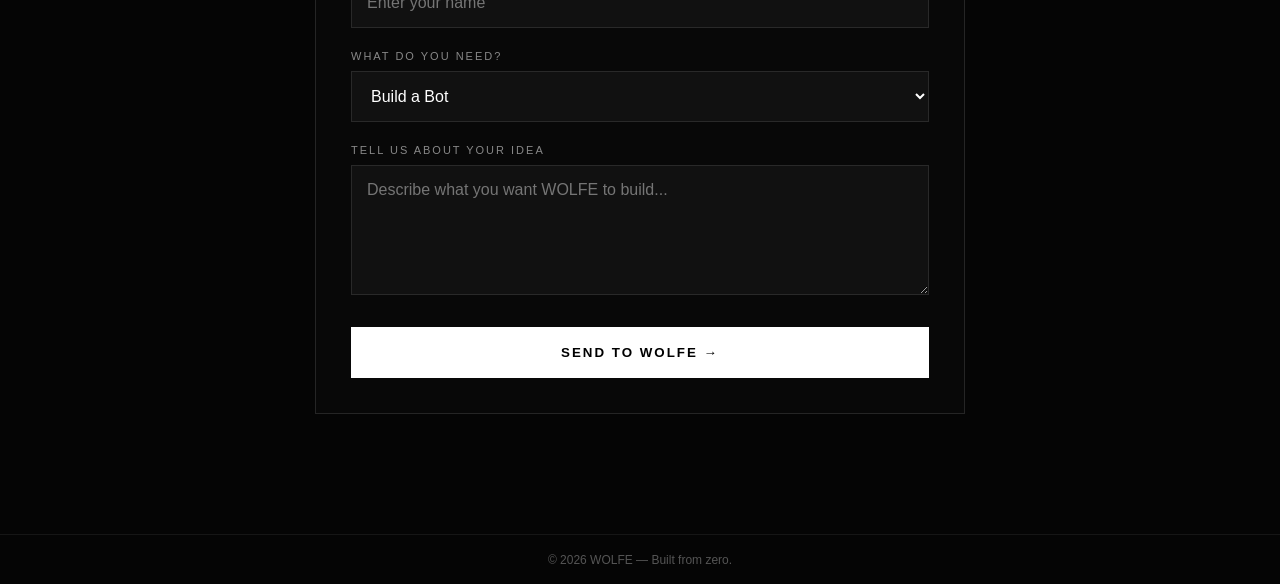
<file: index.backup2.html>
<!DOCTYPE html>
<html lang="en">
<head>
    <meta charset="UTF-8">
    <meta name="viewport" content="width=device-width, initial-scale=1.0">
    <title>WOLFE</title>
    <link rel="stylesheet" href="style.css">
</head>

<body>

    <div id="intro">
        <div class="loader-ring"></div>
        <img class="intro-wolf" src="assets/wolfe-logo.svg" alt="WOLFE logo"><div class="intro-logo">WOLFE</div>
        <div class="intro-line"></div>
        <p>ENTERING THE WOLFE</p>
    </div>

    <div id="site">

        <header>
            <div class="logo">WOLFE</div>

            <nav>
                <a href="#home">Home</a>
                <a href="#about">About</a>
                <a href="#projects">Projects</a>
            <a href="#connect">Connect</a>
            <a href="#built">Built With Us</a>
            </nav>
        </header>

        <main id="home">
            <section class="hero">

                <p class="tag">WELCOME TO THE WOLFE</p>

                <h1>
                    BUILD.<br>
                    CREATE.<br>
                    <span>DOMINATE.</span>
                </h1>

                <p class="description">
                    Technology, creativity and ideas — built from zero.
                </p>

                <button onclick="showMessage()">
                    ENTER WOLFE
                </button>

            </section>
        </main>

        <section id="about" class="section">
            <p class="tag">ABOUT WOLFE</p>
            <h2>BUILT FROM<br><span>ZERO.</span></h2>
            <p>
                WOLFE is a technology and creative project focused on
                building useful digital experiences, experimenting with
                ideas and turning concepts into real projects.
            </p>
        </section>

        <section id="projects" class="section projects">
            <p class="tag">SELECTED PROJECTS</p>
            <h2>WHAT WE<br><span>BUILD.</span></h2>

            <div class="project-grid">
                <div class="project-card">
                    <small>01</small>
                    <h3>WOLFE BOT</h3>
                    <p>Automation and intelligent messaging.</p>
                </div>

                <div class="project-card">
                    <small>02</small>
                    <h3>WOLFE WEB</h3>
                    <p>Modern websites and digital experiences.</p>
                </div>

                <div class="project-card">
                    <small>03</small>
                    <h3>WOLFE LAB</h3>
                    <p>Experiments, Linux projects and technology.</p>
                </div>
            </div>
        </section>

        <section id="connect" class="section connect">
            <p class="tag">CONNECT WITH WOLFE</p>
            <h2>LET'S BUILD<br><span>SOMETHING.</span></h2>

            <p>
                Follow the journey, explore the projects and watch WOLFE grow
                from an idea into something real.
            </p>

            <div class="connect-buttons">
                <a href="#projects" class="connect-btn">VIEW PROJECTS</a>
                <a href="#home" class="connect-btn">BACK TO TOP</a>
            </div>
        </section>

        <section id="built" class="section built">
            <p class="tag">BUILT WITH US</p>

            <h2>YOUR IDEA.<br><span>OUR BUILD.</span></h2>

            <p>
                Choose what you want WOLFE to build for you.
                Start the conversation directly on WhatsApp.
            </p>

            <div class="service-grid">

                <div class="service-card">
                    <small>01</small>
                    <h3>BUILD A BOT</h3>
                    <p>WhatsApp bots, automation and smart messaging systems.</p>
                    <a href="https://wa.me/255658178812?text=Hello%20WOLFE%2C%20I%27d%20like%20to%20build%20a%20bot." target="_blank">
                        REQUEST SERVICE →
                    </a>
                </div>

                <div class="service-card">
                    <small>02</small>
                    <h3>BUILD A WEBSITE</h3>
                    <p>Modern websites, landing pages and digital platforms.</p>
                    <a href="https://wa.me/255658178812?text=Hello%20WOLFE%2C%20I%27d%20like%20to%20build%20a%20website." target="_blank">
                        REQUEST SERVICE →
                    </a>
                </div>

                <div class="service-card">
                    <small>03</small>
                    <h3>GRAPHIC DESIGN</h3>
                    <p>Branding, posters, social media graphics and creative work.</p>
                    <a href="https://wa.me/255658178812?text=Hello%20WOLFE%2C%20I%27d%20like%20graphic%20design%20services." target="_blank">
                        REQUEST SERVICE →
                    </a>
                </div>

                <div class="service-card">
                    <small>04</small>
                    <h3>AUTOMATION</h3>
                    <p>Tools and workflows designed to save time and simplify work.</p>
                    <a href="https://wa.me/255658178812?text=Hello%20WOLFE%2C%20I%27d%20like%20to%20discuss%20automation." target="_blank">
                        REQUEST SERVICE →
                    </a>
                </div>

                <div class="service-card">
                    <small>05</small>
                    <h3>OTHER TECH</h3>
                    <p>Have another idea? Tell WOLFE what you want to build.</p>
                    <a href="https://wa.me/255658178812?text=Hello%20WOLFE%2C%20I%20have%20a%20tech%20project%20idea." target="_blank">
                        START A PROJECT →
                    </a>
                </div>

            </div>
        </section>

        
<section class="request-section" id="request">
  <div class="section-label">START A PROJECT</div>
  <h2>LET'S BUILD YOUR IDEA.</h2>
  <p class="request-intro">
    Tell WOLFE what you want to build and we'll continue the conversation on WhatsApp.
  </p>

  <div class="request-box">
    <label for="client-name">YOUR NAME</label>
    <input id="client-name" type="text" placeholder="Enter your name">

    <label for="client-service">WHAT DO YOU NEED?</label>
    <select id="client-service">
      <option value="Bot">Build a Bot</option>
      <option value="Website">Build a Website</option>
      <option value="Graphic Design">Graphic Design</option>
      <option value="Automation">Automation</option>
      <option value="Other Tech">Other Tech</option>
    </select>

    <label for="client-project">TELL US ABOUT YOUR IDEA</label>
    <textarea id="client-project" rows="5"
      placeholder="Describe what you want WOLFE to build..."></textarea>

    <button type="button" class="request-button" onclick="sendWolfeRequest()">
      SEND TO WOLFE →
    </button>
  </div>
</section>

<footer>
            <p>© 2026 WOLFE — Built from zero.</p>
        </footer>

    </div>

    <script src="script.js"></script>
</body>
</html>
</file>
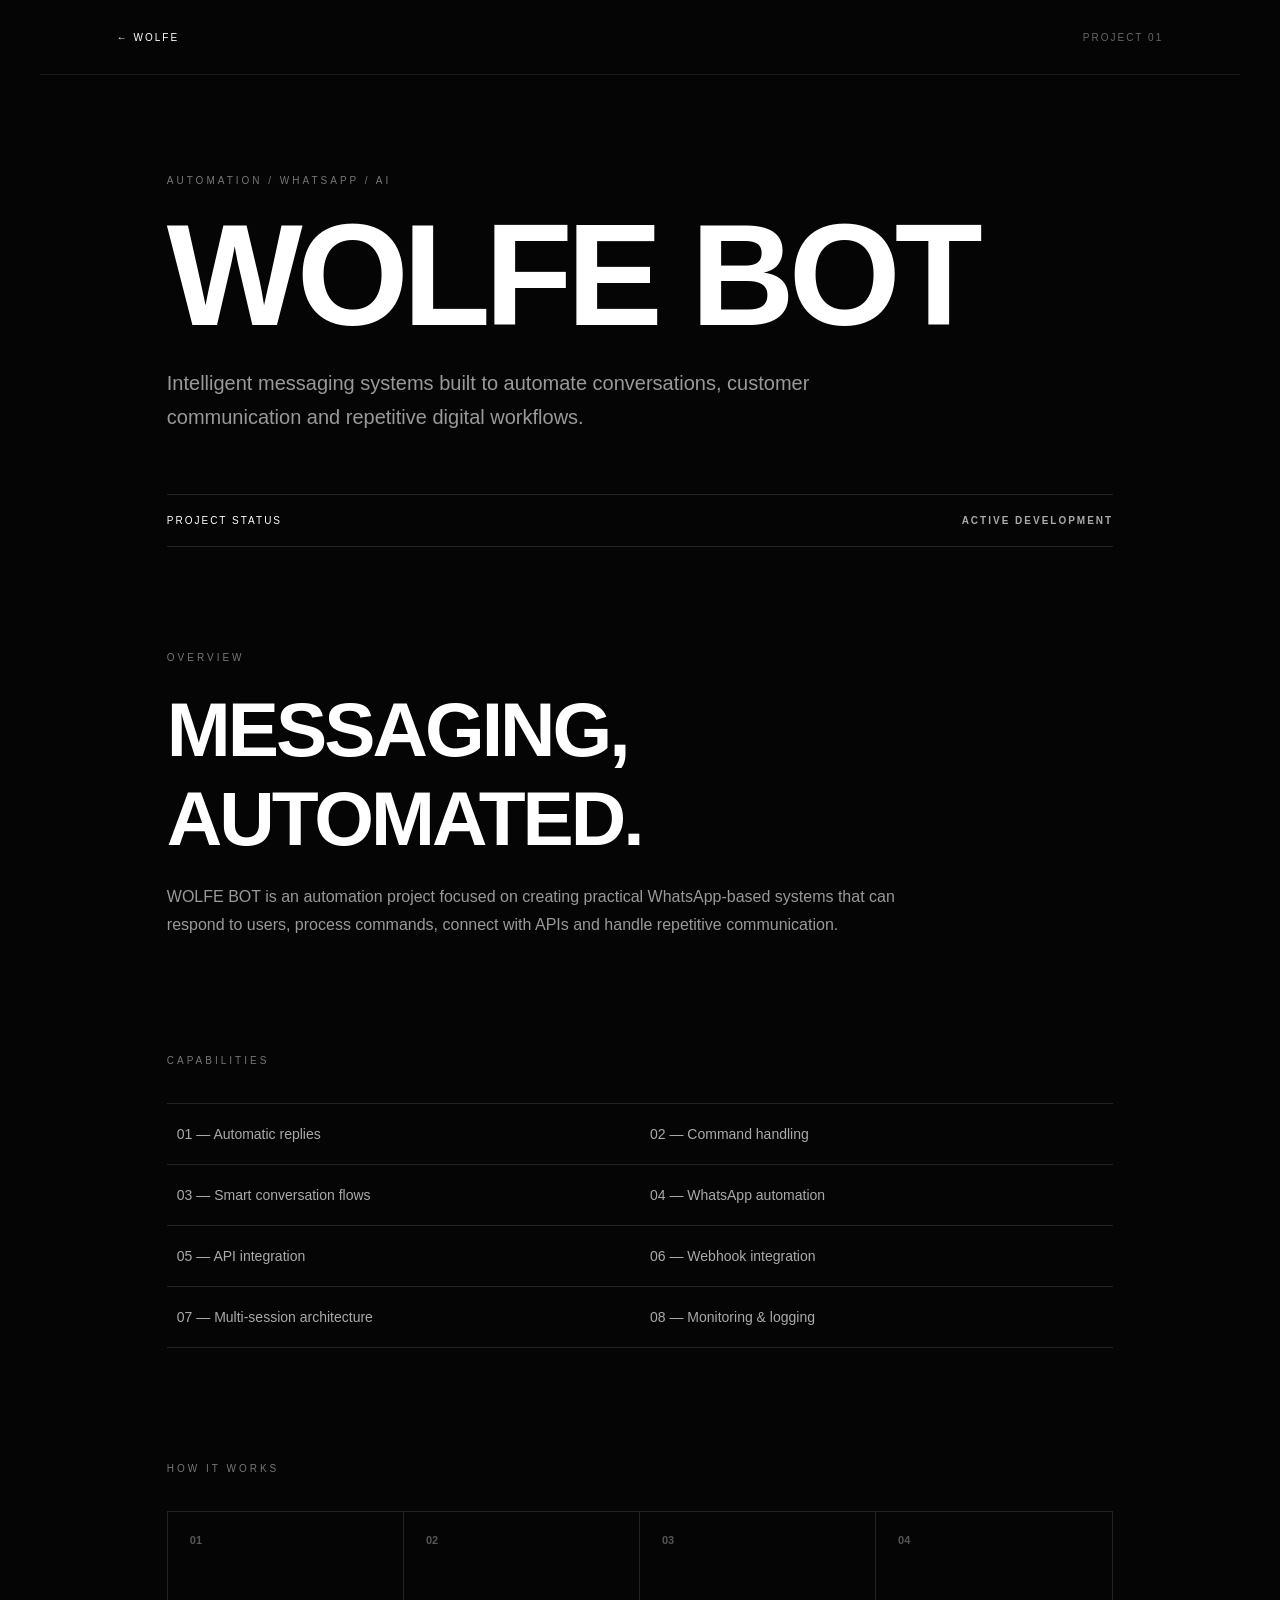
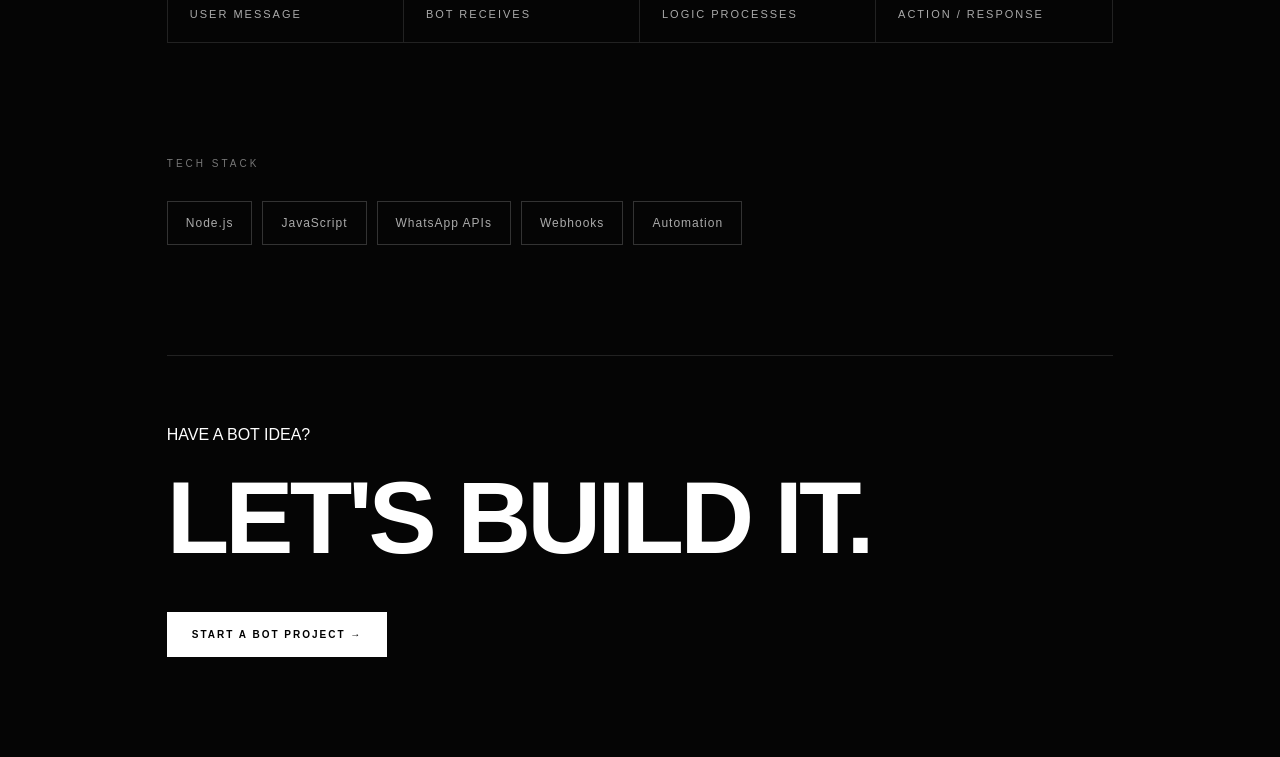
<file: projects/bot.backup.html>
<!DOCTYPE html>
<html lang="en">
<head>
<meta charset="UTF-8">
<meta name="viewport" content="width=device-width, initial-scale=1.0">
<title>WOLFE BOT — WOLFE</title>
<link rel="stylesheet" href="../style.css">
</head>
<body>

<header class="project-header">
  <a href="../index.html" class="back-link">← WOLFE</a>
  <span>PROJECT 01</span>
</header>

<main class="case-study">
  <div class="case-label">AUTOMATION / WHATSAPP / AI</div>
  <h1>WOLFE BOT</h1>
  <p class="case-lead">
    Intelligent messaging systems built to automate conversations,
    customer communication and repetitive digital workflows.
  </p>

  <div class="case-status">
    <span>PROJECT STATUS</span>
    <strong>ACTIVE DEVELOPMENT</strong>
  </div>

  <section class="case-section">
    <span class="case-label">OVERVIEW</span>
    <h2>MESSAGING, AUTOMATED.</h2>
    <p>
      WOLFE BOT is an automation project focused on creating practical
      WhatsApp-based systems that can respond to users, process commands,
      connect with APIs and handle repetitive communication.
    </p>
  </section>

  <section class="case-section">
    <span class="case-label">CAPABILITIES</span>
    <div class="feature-grid">
      <div>01 — Automatic replies</div>
      <div>02 — Command handling</div>
      <div>03 — Smart conversation flows</div>
      <div>04 — WhatsApp automation</div>
      <div>05 — API integration</div>
      <div>06 — Webhook integration</div>
      <div>07 — Multi-session architecture</div>
      <div>08 — Monitoring & logging</div>
    </div>
  </section>

  <section class="case-section">
    <span class="case-label">HOW IT WORKS</span>
    <div class="flow">
      <div><b>01</b><span>USER MESSAGE</span></div>
      <div><b>02</b><span>BOT RECEIVES</span></div>
      <div><b>03</b><span>LOGIC PROCESSES</span></div>
      <div><b>04</b><span>ACTION / RESPONSE</span></div>
    </div>
  </section>

  <section class="case-section">
    <span class="case-label">TECH STACK</span>
    <div class="stack-large">
      <span>Node.js</span>
      <span>JavaScript</span>
      <span>WhatsApp APIs</span>
      <span>Webhooks</span>
      <span>Automation</span>
    </div>
  </section>

  <section class="case-cta">
    <span>HAVE A BOT IDEA?</span>
    <h2>LET'S BUILD IT.</h2>
    <a href="https://wa.me/255658178812?text=Hello%20WOLFE%2C%20I%27d%20like%20to%20build%20a%20bot." target="_blank">
      START A BOT PROJECT →
    </a>
  </section>
</main>

</body>
</html>
</file>
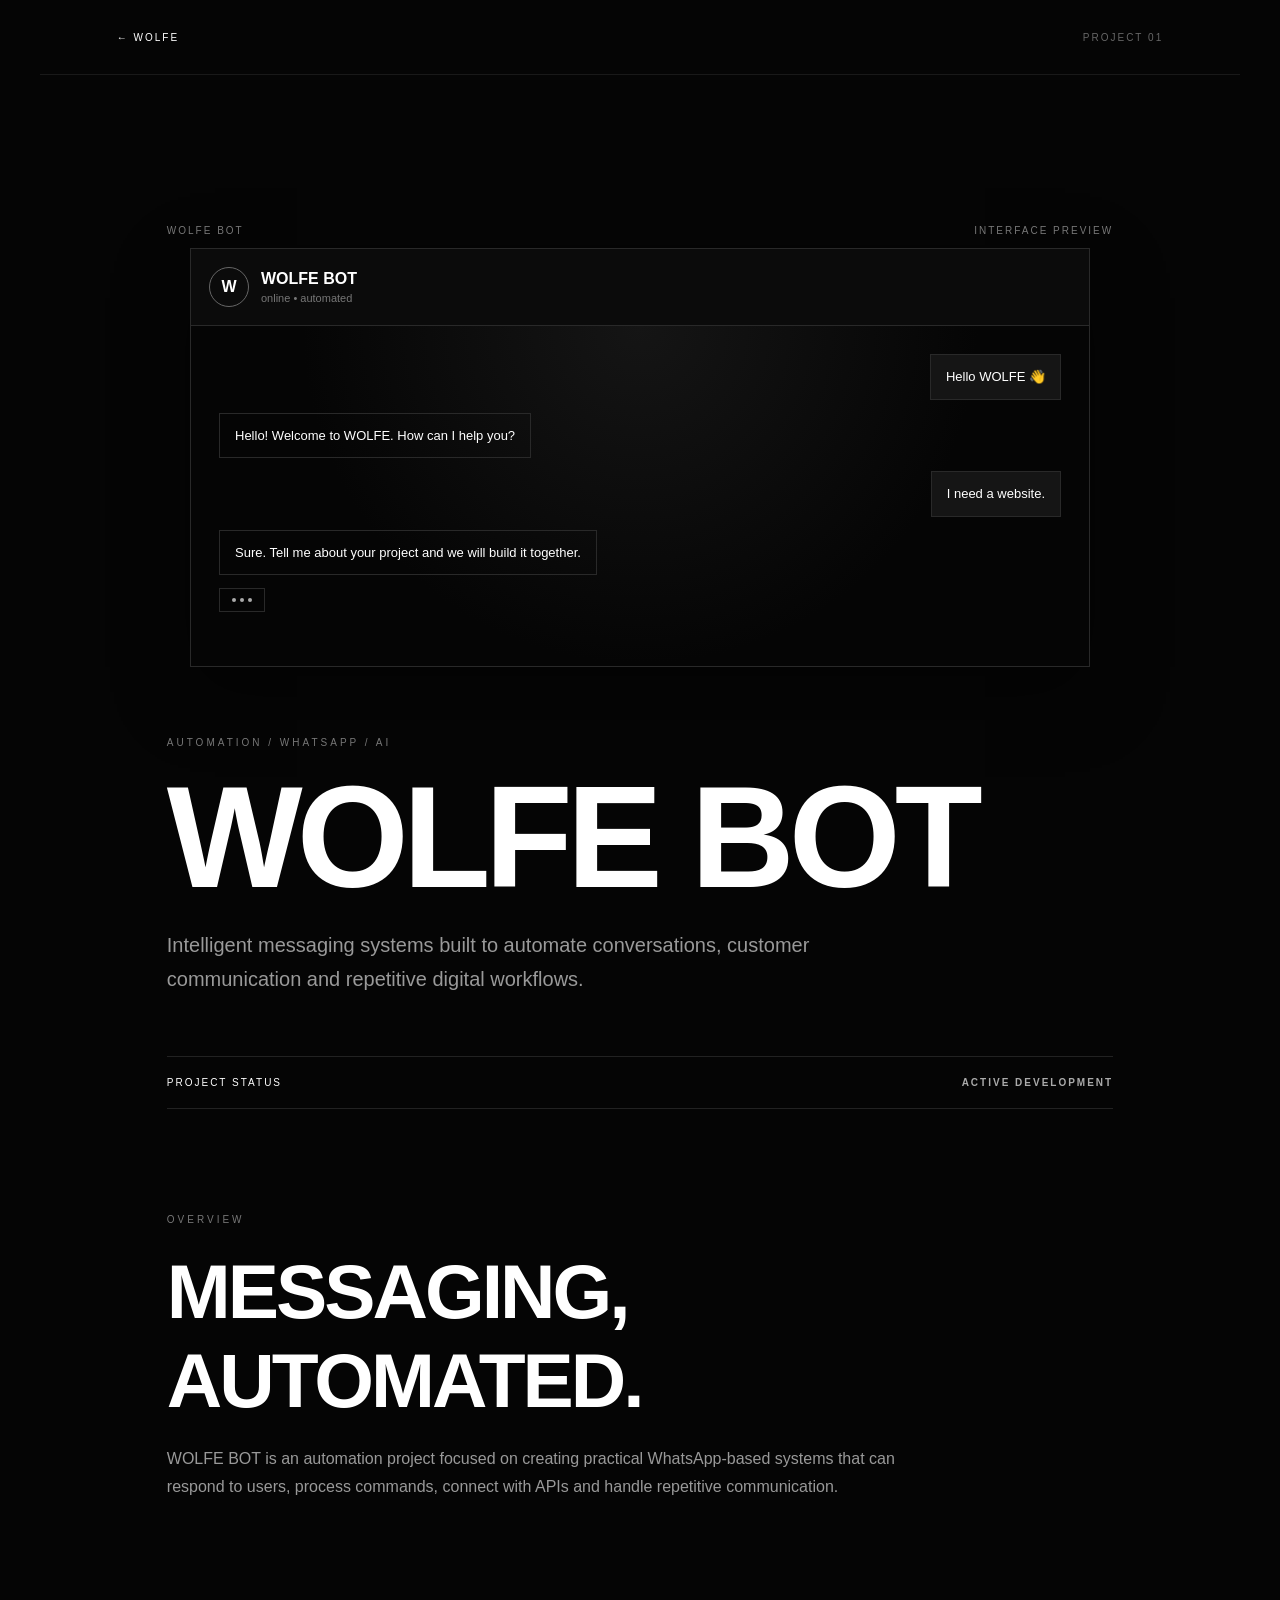
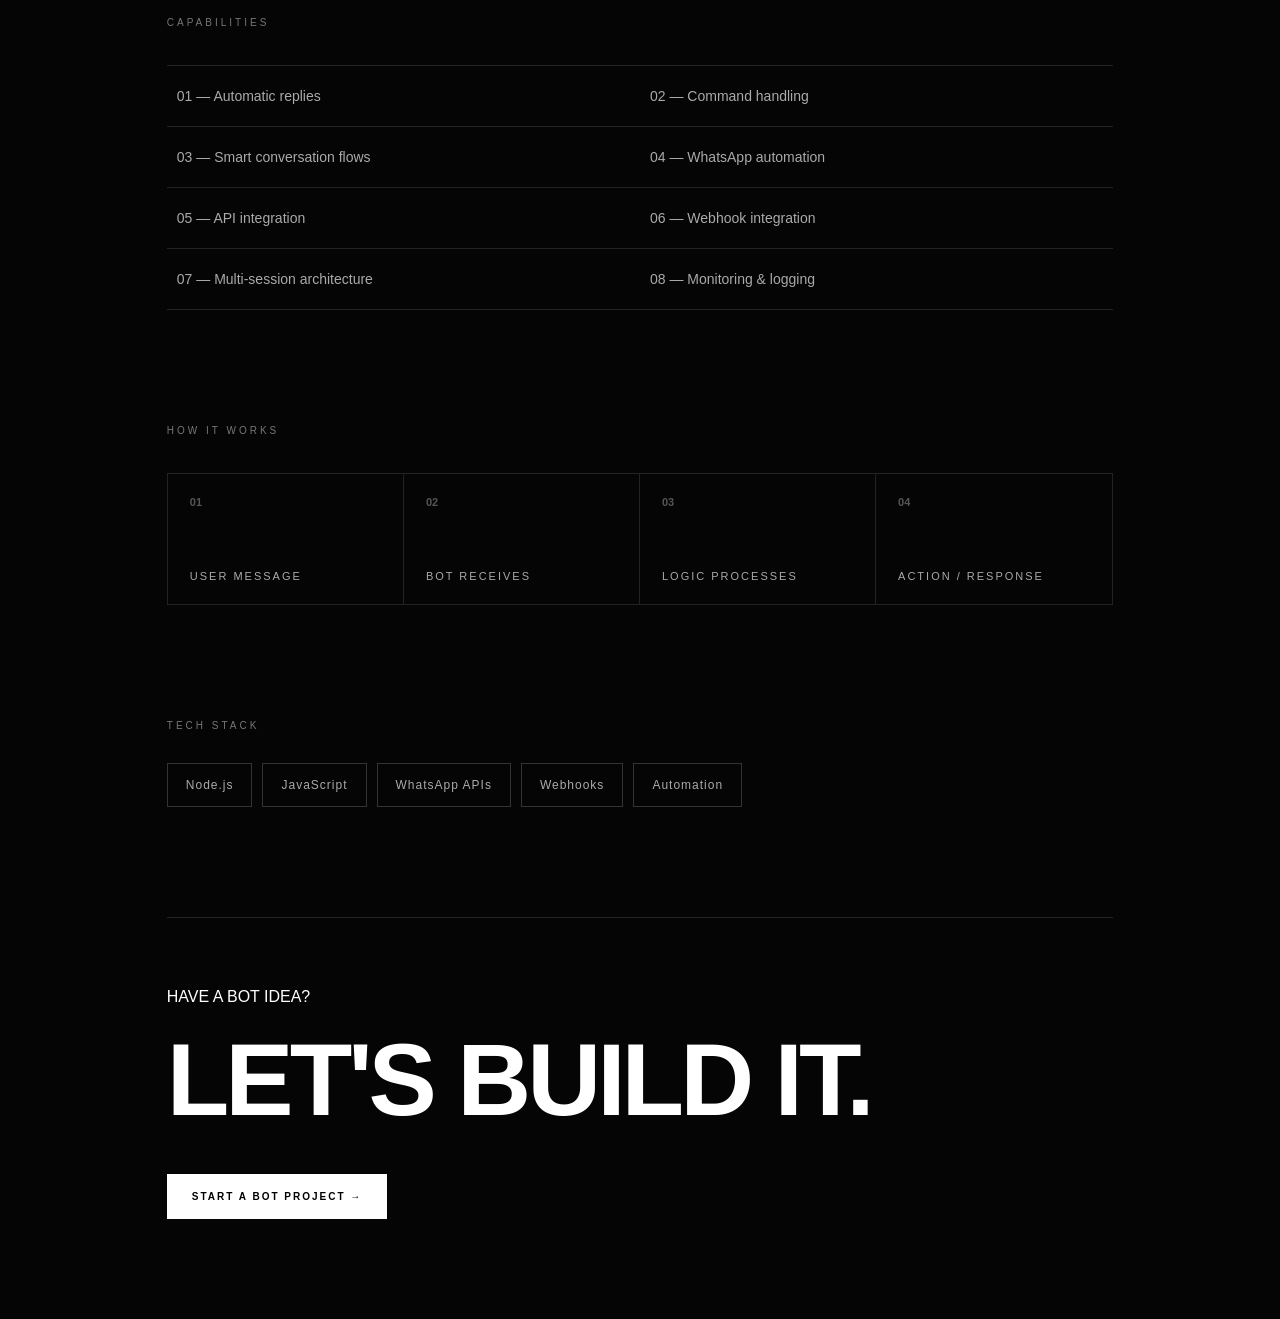
<file: projects/bot.html>
<!DOCTYPE html>
<html lang="en">
<head>
<meta charset="UTF-8">
<meta name="viewport" content="width=device-width, initial-scale=1.0">
<title>WOLFE BOT — WOLFE</title>
<link rel="stylesheet" href="../style.css">
</head>
<body>

<header class="project-header">
  <a href="../index.html" class="back-link">← WOLFE</a>
  <span>PROJECT 01</span>
</header>

<main class="case-study"><section class="visual-preview"><div class="preview-top"><span>WOLFE BOT</span><span>INTERFACE PREVIEW</span></div><div class="chat-window"><div class="chat-head"><div class="chat-avatar">W</div><div><strong>WOLFE BOT</strong><small>online • automated</small></div></div><div class="chat-body"><div class="chat-msg user-msg">Hello WOLFE 👋</div><div class="chat-msg bot-msg">Hello! Welcome to WOLFE. How can I help you?</div><div class="chat-msg user-msg">I need a website.</div><div class="chat-msg bot-msg">Sure. Tell me about your project and we will build it together.</div><div class="typing"><i></i><i></i><i></i></div></div></div></section>
  <div class="case-label">AUTOMATION / WHATSAPP / AI</div>
  <h1>WOLFE BOT</h1>
  <p class="case-lead">
    Intelligent messaging systems built to automate conversations,
    customer communication and repetitive digital workflows.
  </p>

  <div class="case-status">
    <span>PROJECT STATUS</span>
    <strong>ACTIVE DEVELOPMENT</strong>
  </div>

  <section class="case-section">
    <span class="case-label">OVERVIEW</span>
    <h2>MESSAGING, AUTOMATED.</h2>
    <p>
      WOLFE BOT is an automation project focused on creating practical
      WhatsApp-based systems that can respond to users, process commands,
      connect with APIs and handle repetitive communication.
    </p>
  </section>

  <section class="case-section">
    <span class="case-label">CAPABILITIES</span>
    <div class="feature-grid">
      <div>01 — Automatic replies</div>
      <div>02 — Command handling</div>
      <div>03 — Smart conversation flows</div>
      <div>04 — WhatsApp automation</div>
      <div>05 — API integration</div>
      <div>06 — Webhook integration</div>
      <div>07 — Multi-session architecture</div>
      <div>08 — Monitoring & logging</div>
    </div>
  </section>

  <section class="case-section">
    <span class="case-label">HOW IT WORKS</span>
    <div class="flow">
      <div><b>01</b><span>USER MESSAGE</span></div>
      <div><b>02</b><span>BOT RECEIVES</span></div>
      <div><b>03</b><span>LOGIC PROCESSES</span></div>
      <div><b>04</b><span>ACTION / RESPONSE</span></div>
    </div>
  </section>

  <section class="case-section">
    <span class="case-label">TECH STACK</span>
    <div class="stack-large">
      <span>Node.js</span>
      <span>JavaScript</span>
      <span>WhatsApp APIs</span>
      <span>Webhooks</span>
      <span>Automation</span>
    </div>
  </section>

  <section class="case-cta">
    <span>HAVE A BOT IDEA?</span>
    <h2>LET'S BUILD IT.</h2>
    <a href="https://wa.me/255658178812?text=Hello%20WOLFE%2C%20I%27d%20like%20to%20build%20a%20bot." target="_blank">
      START A BOT PROJECT →
    </a>
  </section>
</main>

</body>
</html>
</file>
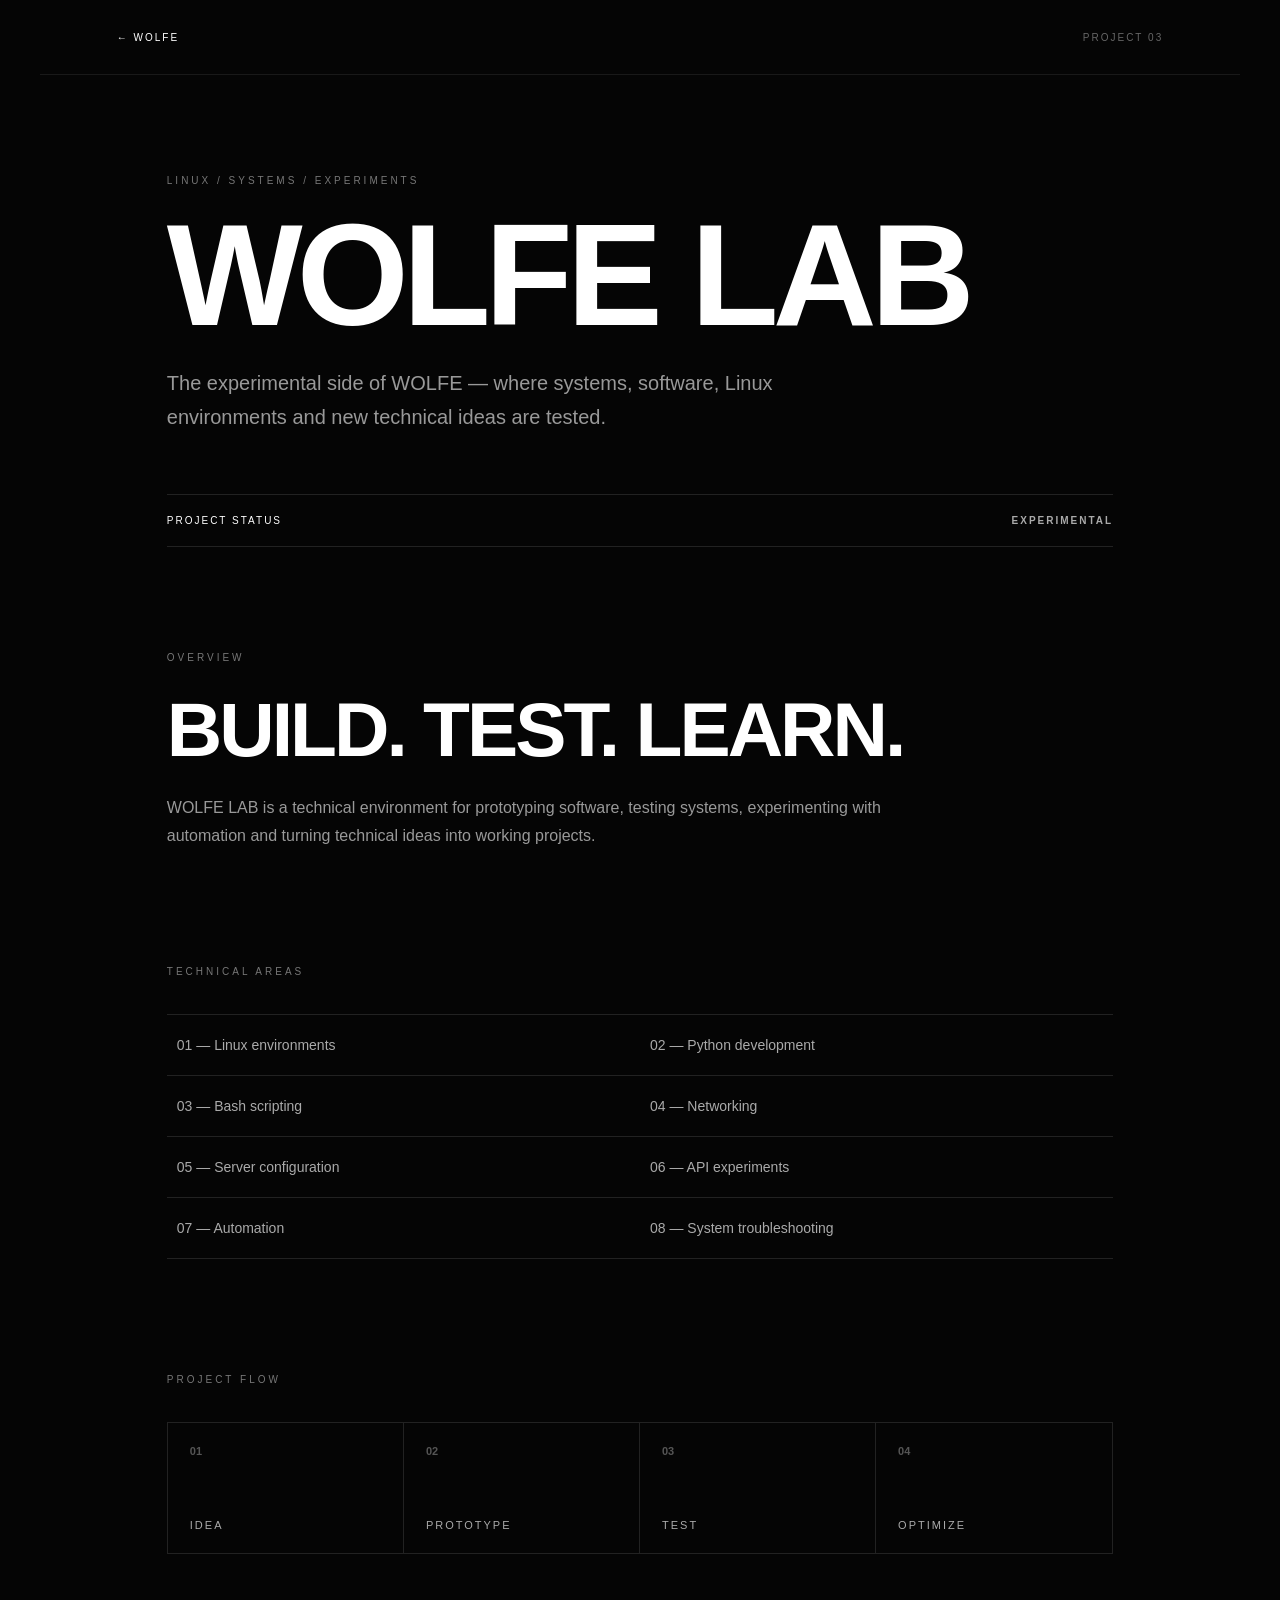
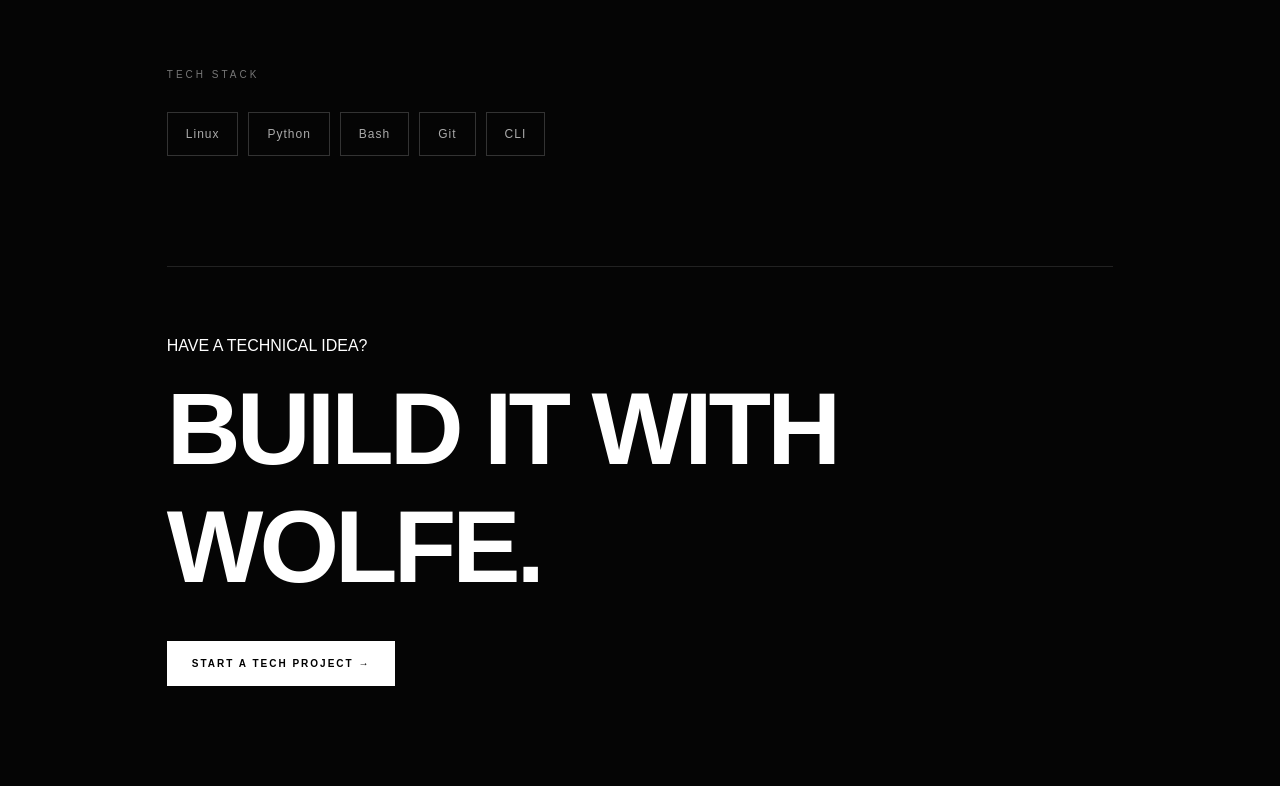
<file: projects/lab.backup.html>
<!DOCTYPE html>
<html lang="en">
<head>
<meta charset="UTF-8">
<meta name="viewport" content="width=device-width, initial-scale=1.0">
<title>WOLFE LAB — WOLFE</title>
<link rel="stylesheet" href="../style.css">
</head>
<body>

<header class="project-header">
  <a href="../index.html" class="back-link">← WOLFE</a>
  <span>PROJECT 03</span>
</header>

<main class="case-study">
  <div class="case-label">LINUX / SYSTEMS / EXPERIMENTS</div>
  <h1>WOLFE LAB</h1>
  <p class="case-lead">
    The experimental side of WOLFE — where systems, software,
    Linux environments and new technical ideas are tested.
  </p>

  <div class="case-status">
    <span>PROJECT STATUS</span>
    <strong>EXPERIMENTAL</strong>
  </div>

  <section class="case-section">
    <span class="case-label">OVERVIEW</span>
    <h2>BUILD. TEST. LEARN.</h2>
    <p>
      WOLFE LAB is a technical environment for prototyping software,
      testing systems, experimenting with automation and turning
      technical ideas into working projects.
    </p>
  </section>

  <section class="case-section">
    <span class="case-label">TECHNICAL AREAS</span>
    <div class="feature-grid">
      <div>01 — Linux environments</div>
      <div>02 — Python development</div>
      <div>03 — Bash scripting</div>
      <div>04 — Networking</div>
      <div>05 — Server configuration</div>
      <div>06 — API experiments</div>
      <div>07 — Automation</div>
      <div>08 — System troubleshooting</div>
    </div>
  </section>

  <section class="case-section">
    <span class="case-label">PROJECT FLOW</span>
    <div class="flow">
      <div><b>01</b><span>IDEA</span></div>
      <div><b>02</b><span>PROTOTYPE</span></div>
      <div><b>03</b><span>TEST</span></div>
      <div><b>04</b><span>OPTIMIZE</span></div>
    </div>
  </section>

  <section class="case-section">
    <span class="case-label">TECH STACK</span>
    <div class="stack-large">
      <span>Linux</span>
      <span>Python</span>
      <span>Bash</span>
      <span>Git</span>
      <span>CLI</span>
    </div>
  </section>

  <section class="case-cta">
    <span>HAVE A TECHNICAL IDEA?</span>
    <h2>BUILD IT WITH WOLFE.</h2>
    <a href="https://wa.me/255658178812?text=Hello%20WOLFE%2C%20I%20have%20a%20technical%20project%20idea." target="_blank">
      START A TECH PROJECT →
    </a>
  </section>
</main>

</body>
</html>
</file>
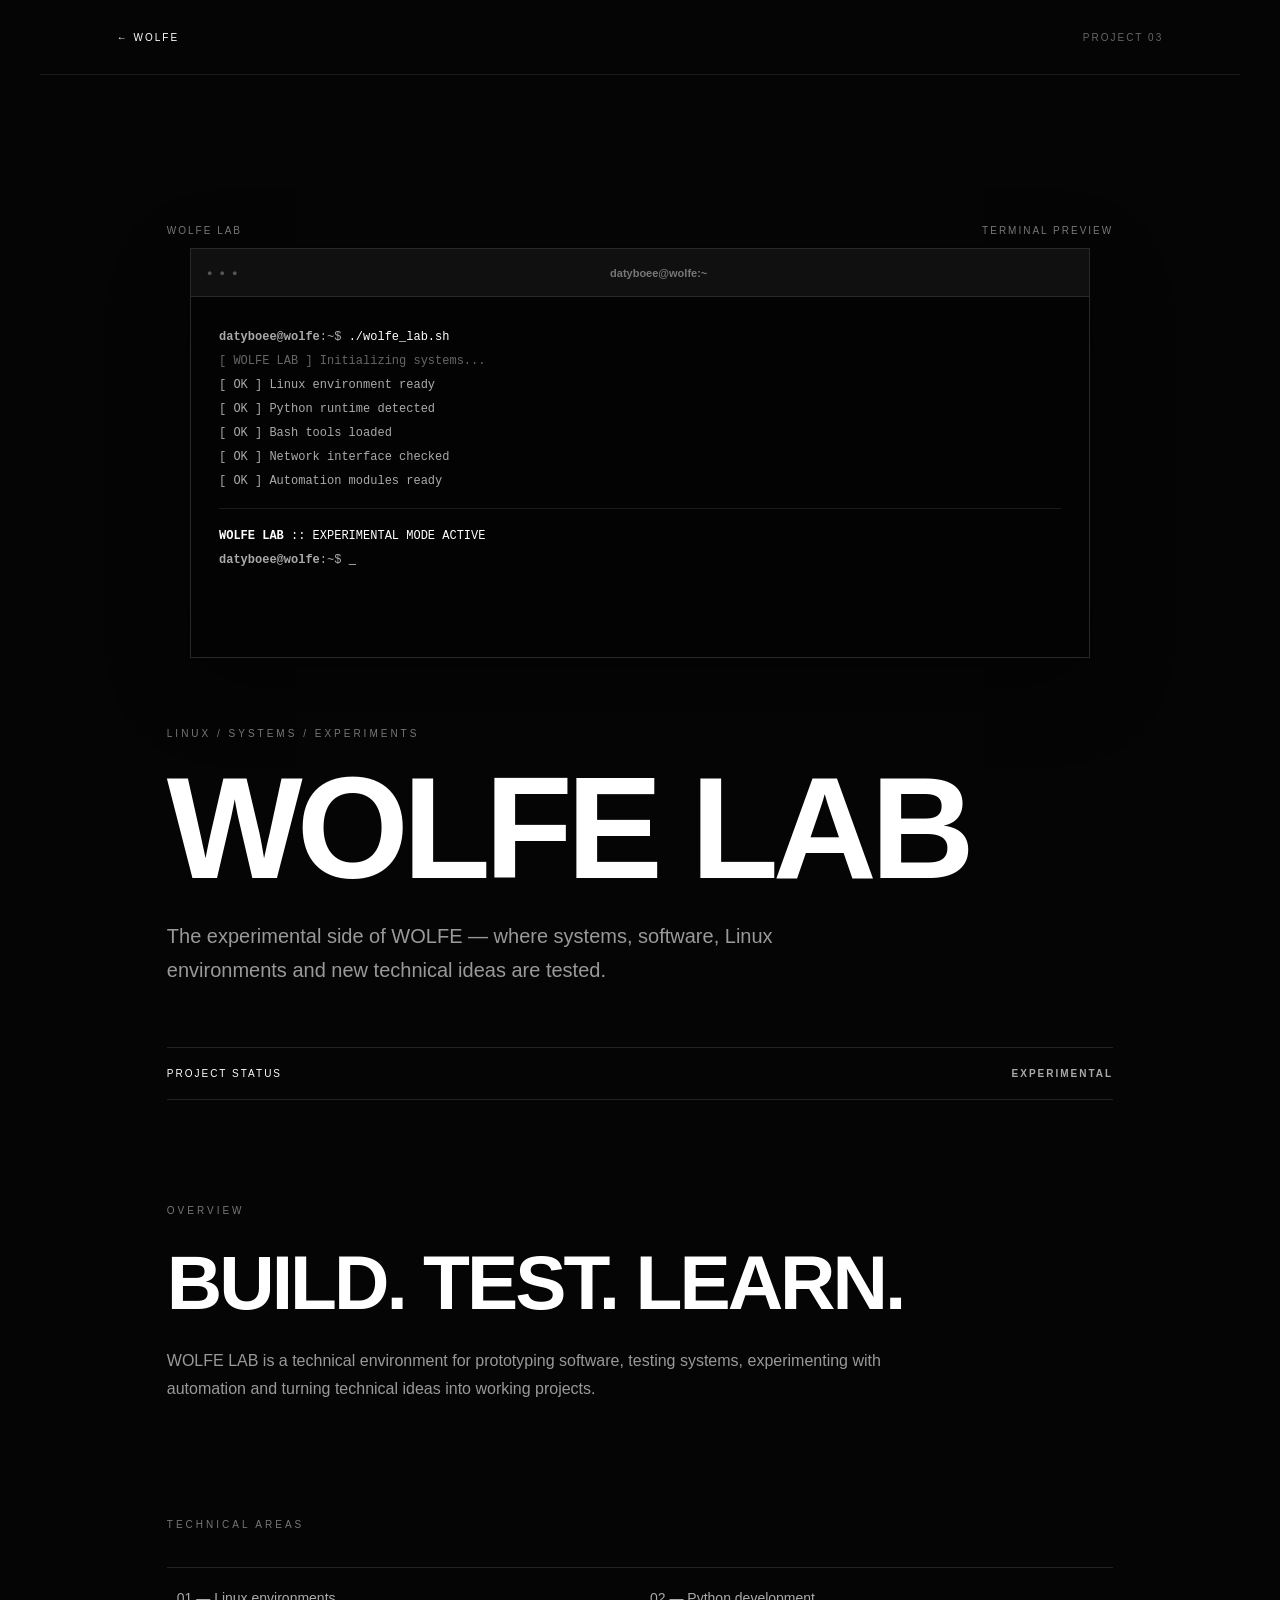
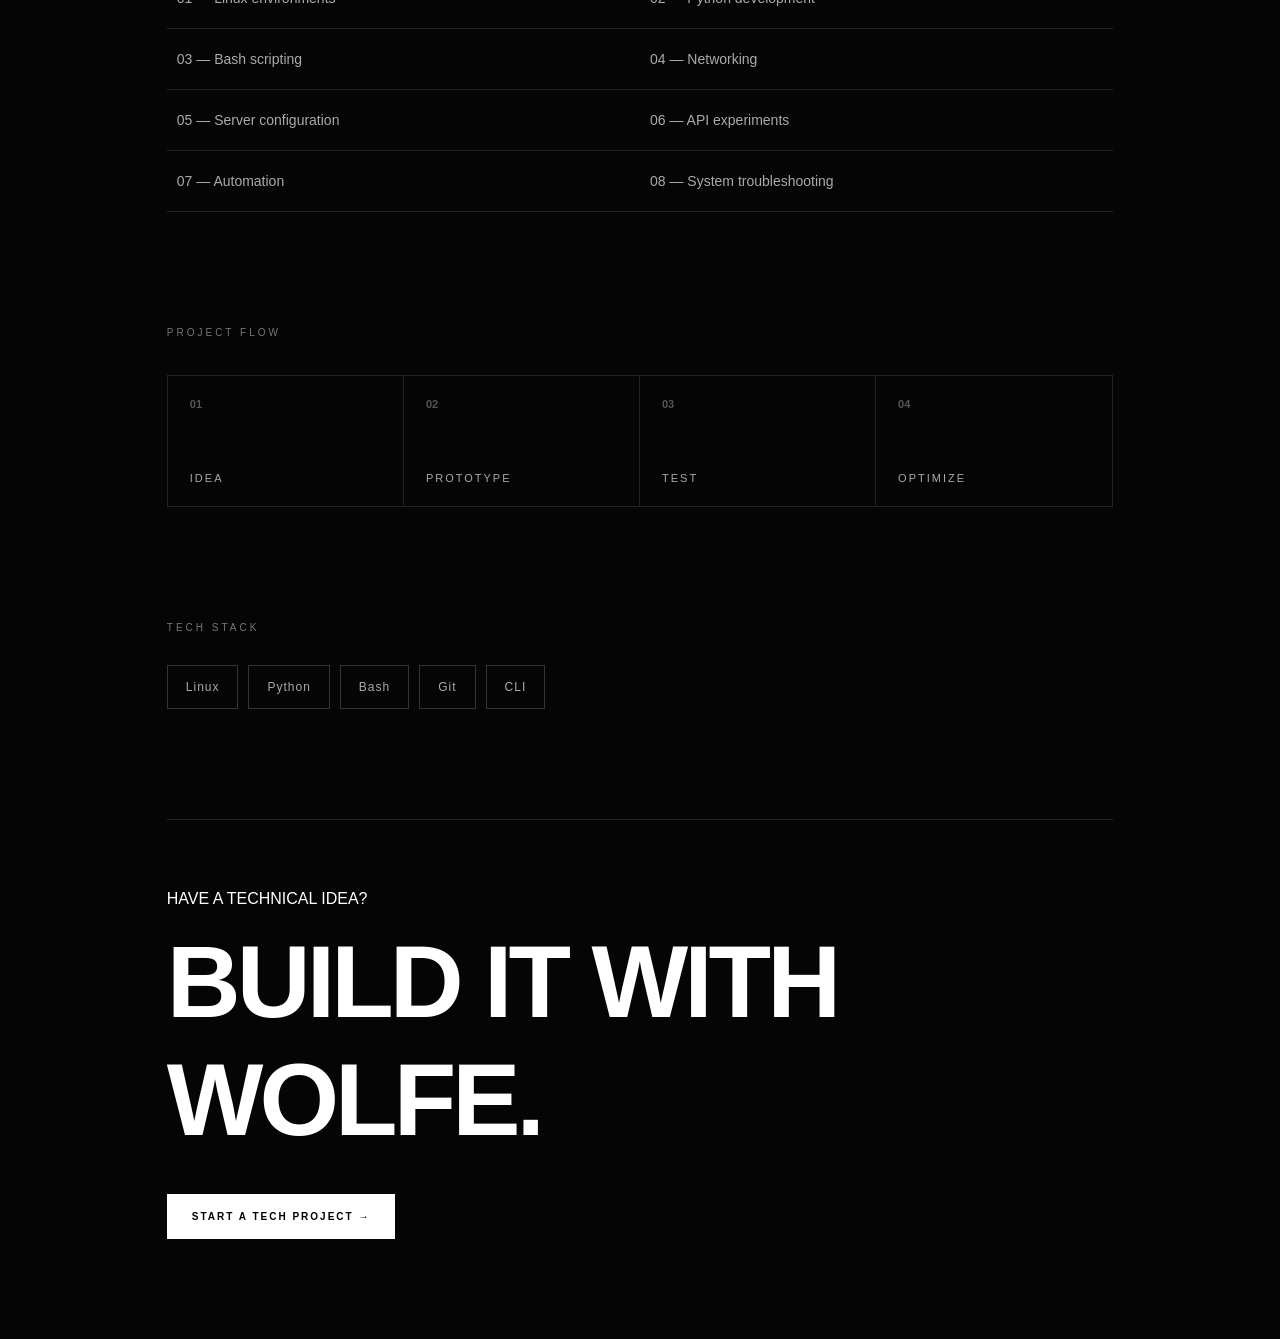
<file: projects/lab.html>
<!DOCTYPE html>
<html lang="en">
<head>
<meta charset="UTF-8">
<meta name="viewport" content="width=device-width, initial-scale=1.0">
<title>WOLFE LAB — WOLFE</title>
<link rel="stylesheet" href="../style.css">
</head>
<body>

<header class="project-header">
  <a href="../index.html" class="back-link">← WOLFE</a>
  <span>PROJECT 03</span>
</header>

<main class="case-study"><section class="visual-preview"><div class="preview-top"><span>WOLFE LAB</span><span>TERMINAL PREVIEW</span></div><div class="terminal-window"><div class="terminal-bar"><span>●</span><span>●</span><span>●</span><strong>datyboee@wolfe:~</strong></div><div class="terminal-body"><p><b>datyboee@wolfe</b>:~$ <span>./wolfe_lab.sh</span></p><p class="terminal-muted">[ WOLFE LAB ] Initializing systems...</p><p>[ OK ] Linux environment ready</p><p>[ OK ] Python runtime detected</p><p>[ OK ] Bash tools loaded</p><p>[ OK ] Network interface checked</p><p>[ OK ] Automation modules ready</p><p class="terminal-line"><b>WOLFE LAB</b> :: EXPERIMENTAL MODE ACTIVE</p><p><b>datyboee@wolfe</b>:~$ <span class="cursor">_</span></p></div></div></section>
  <div class="case-label">LINUX / SYSTEMS / EXPERIMENTS</div>
  <h1>WOLFE LAB</h1>
  <p class="case-lead">
    The experimental side of WOLFE — where systems, software,
    Linux environments and new technical ideas are tested.
  </p>

  <div class="case-status">
    <span>PROJECT STATUS</span>
    <strong>EXPERIMENTAL</strong>
  </div>

  <section class="case-section">
    <span class="case-label">OVERVIEW</span>
    <h2>BUILD. TEST. LEARN.</h2>
    <p>
      WOLFE LAB is a technical environment for prototyping software,
      testing systems, experimenting with automation and turning
      technical ideas into working projects.
    </p>
  </section>

  <section class="case-section">
    <span class="case-label">TECHNICAL AREAS</span>
    <div class="feature-grid">
      <div>01 — Linux environments</div>
      <div>02 — Python development</div>
      <div>03 — Bash scripting</div>
      <div>04 — Networking</div>
      <div>05 — Server configuration</div>
      <div>06 — API experiments</div>
      <div>07 — Automation</div>
      <div>08 — System troubleshooting</div>
    </div>
  </section>

  <section class="case-section">
    <span class="case-label">PROJECT FLOW</span>
    <div class="flow">
      <div><b>01</b><span>IDEA</span></div>
      <div><b>02</b><span>PROTOTYPE</span></div>
      <div><b>03</b><span>TEST</span></div>
      <div><b>04</b><span>OPTIMIZE</span></div>
    </div>
  </section>

  <section class="case-section">
    <span class="case-label">TECH STACK</span>
    <div class="stack-large">
      <span>Linux</span>
      <span>Python</span>
      <span>Bash</span>
      <span>Git</span>
      <span>CLI</span>
    </div>
  </section>

  <section class="case-cta">
    <span>HAVE A TECHNICAL IDEA?</span>
    <h2>BUILD IT WITH WOLFE.</h2>
    <a href="https://wa.me/255658178812?text=Hello%20WOLFE%2C%20I%20have%20a%20technical%20project%20idea." target="_blank">
      START A TECH PROJECT →
    </a>
  </section>
</main>

</body>
</html>
</file>
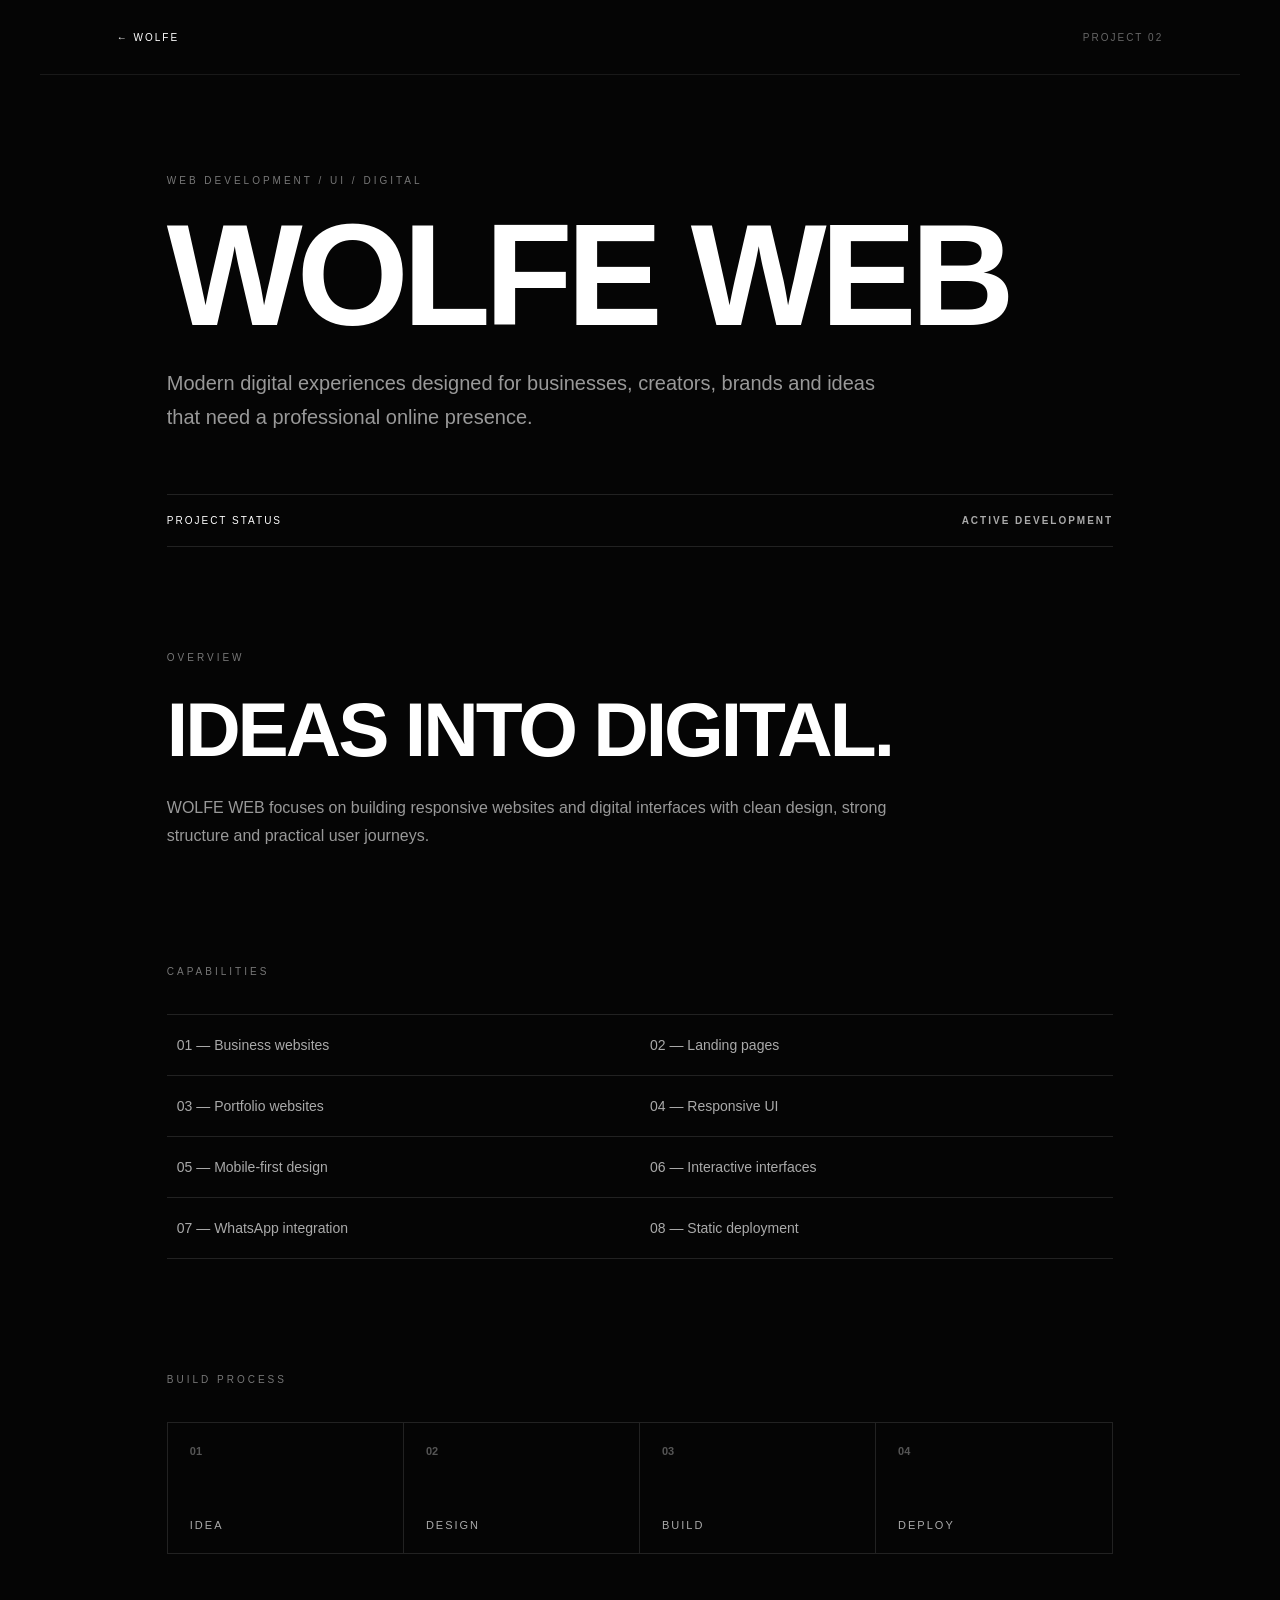
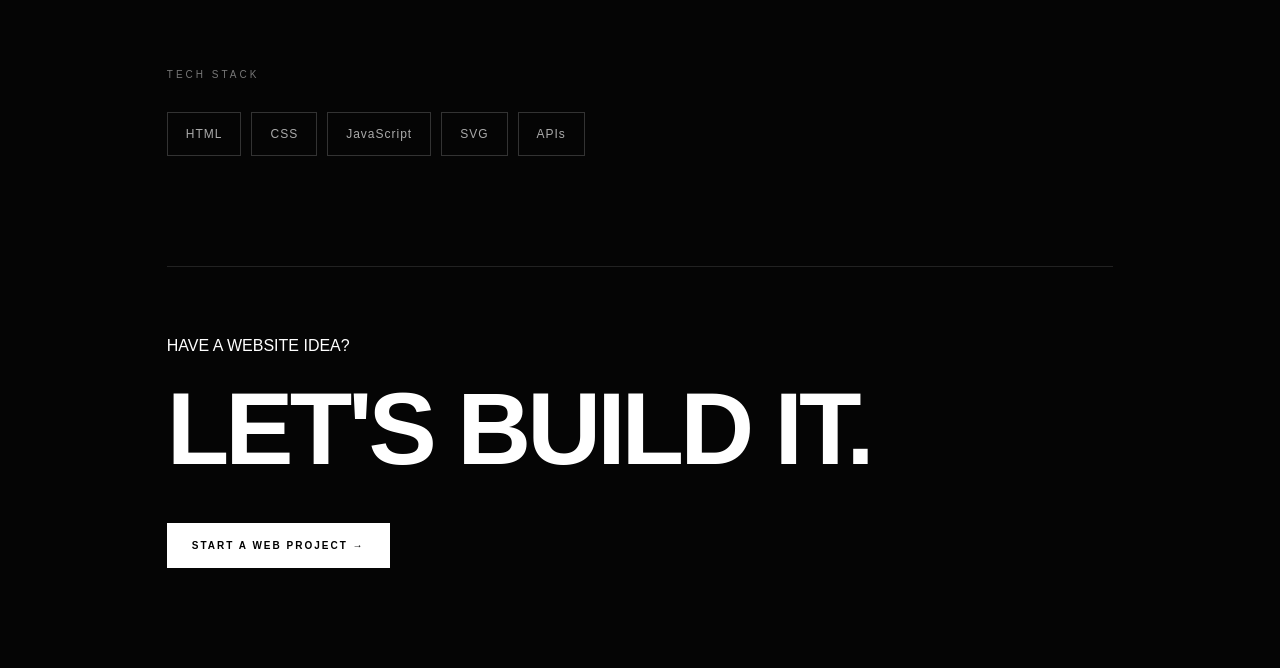
<file: projects/web.backup.html>
<!DOCTYPE html>
<html lang="en">
<head>
<meta charset="UTF-8">
<meta name="viewport" content="width=device-width, initial-scale=1.0">
<title>WOLFE WEB — WOLFE</title>
<link rel="stylesheet" href="../style.css">
</head>
<body>

<header class="project-header">
  <a href="../index.html" class="back-link">← WOLFE</a>
  <span>PROJECT 02</span>
</header>

<main class="case-study">
  <div class="case-label">WEB DEVELOPMENT / UI / DIGITAL</div>
  <h1>WOLFE WEB</h1>
  <p class="case-lead">
    Modern digital experiences designed for businesses, creators,
    brands and ideas that need a professional online presence.
  </p>

  <div class="case-status">
    <span>PROJECT STATUS</span>
    <strong>ACTIVE DEVELOPMENT</strong>
  </div>

  <section class="case-section">
    <span class="case-label">OVERVIEW</span>
    <h2>IDEAS INTO DIGITAL.</h2>
    <p>
      WOLFE WEB focuses on building responsive websites and digital
      interfaces with clean design, strong structure and practical
      user journeys.
    </p>
  </section>

  <section class="case-section">
    <span class="case-label">CAPABILITIES</span>
    <div class="feature-grid">
      <div>01 — Business websites</div>
      <div>02 — Landing pages</div>
      <div>03 — Portfolio websites</div>
      <div>04 — Responsive UI</div>
      <div>05 — Mobile-first design</div>
      <div>06 — Interactive interfaces</div>
      <div>07 — WhatsApp integration</div>
      <div>08 — Static deployment</div>
    </div>
  </section>

  <section class="case-section">
    <span class="case-label">BUILD PROCESS</span>
    <div class="flow">
      <div><b>01</b><span>IDEA</span></div>
      <div><b>02</b><span>DESIGN</span></div>
      <div><b>03</b><span>BUILD</span></div>
      <div><b>04</b><span>DEPLOY</span></div>
    </div>
  </section>

  <section class="case-section">
    <span class="case-label">TECH STACK</span>
    <div class="stack-large">
      <span>HTML</span>
      <span>CSS</span>
      <span>JavaScript</span>
      <span>SVG</span>
      <span>APIs</span>
    </div>
  </section>

  <section class="case-cta">
    <span>HAVE A WEBSITE IDEA?</span>
    <h2>LET'S BUILD IT.</h2>
    <a href="https://wa.me/255658178812?text=Hello%20WOLFE%2C%20I%27d%20like%20to%20build%20a%20website." target="_blank">
      START A WEB PROJECT →
    </a>
  </section>
</main>

</body>
</html>
</file>
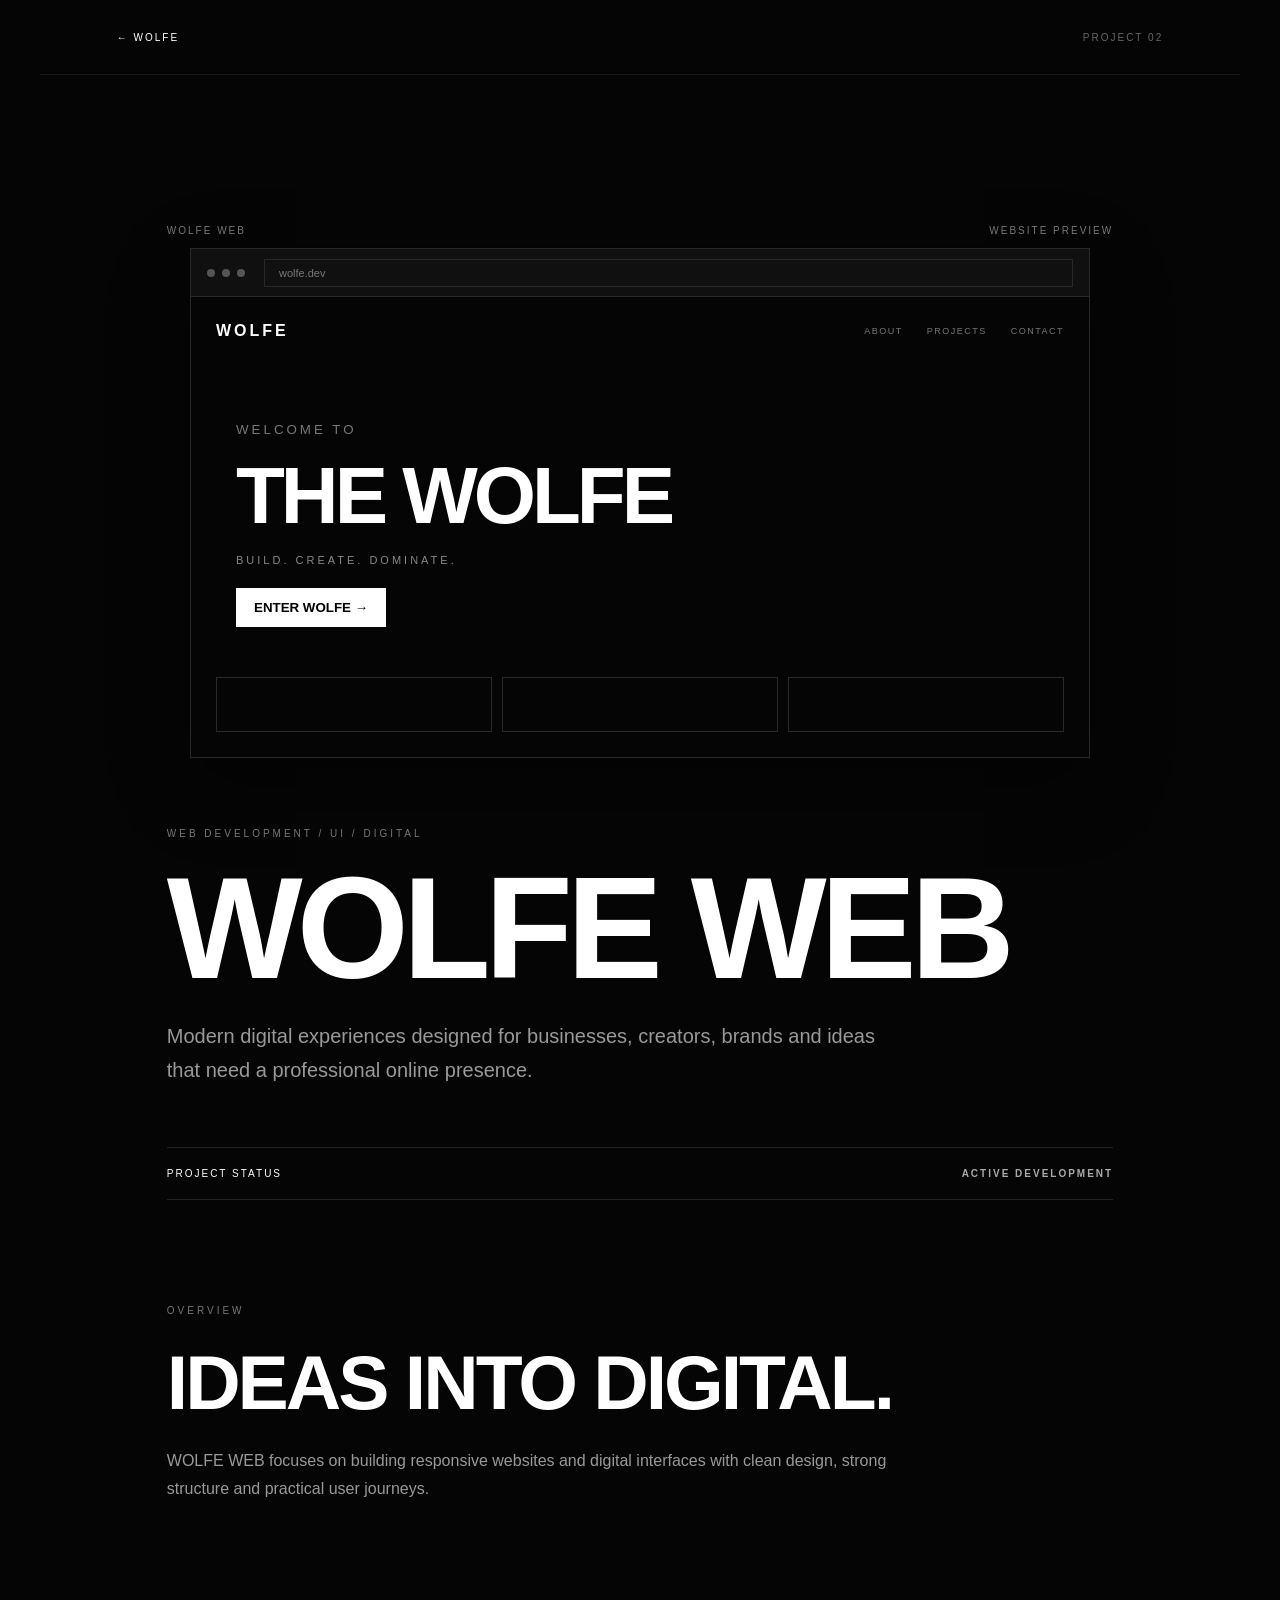
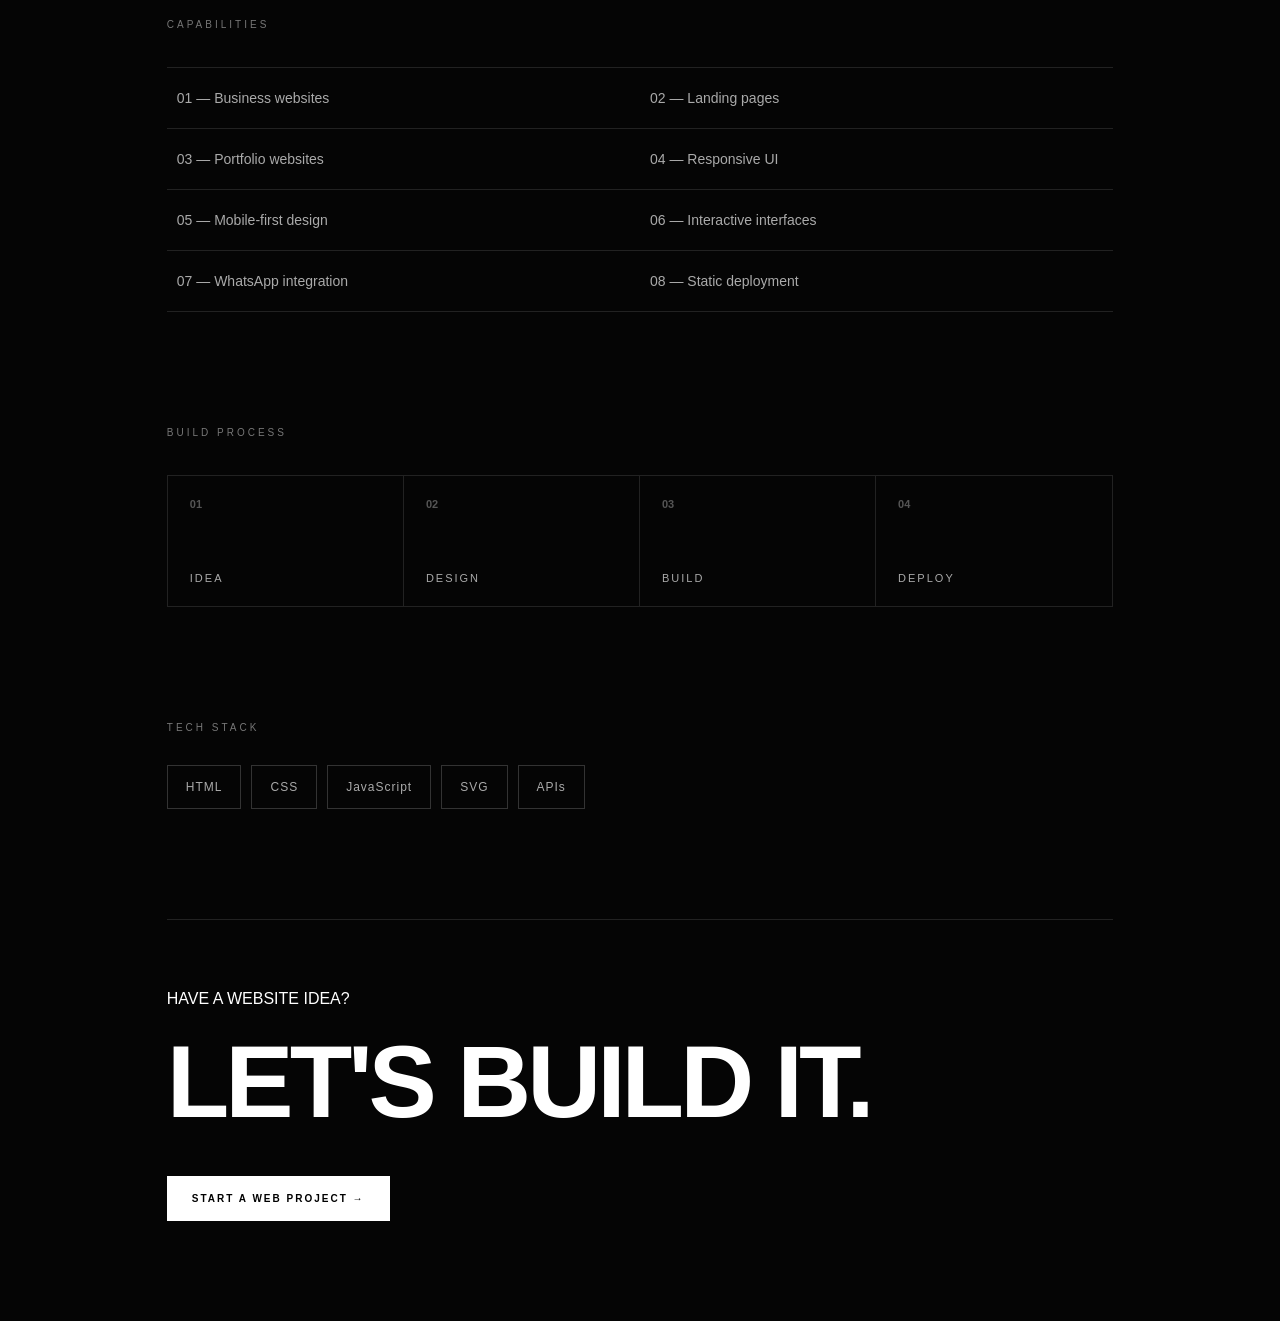
<file: projects/web.html>
<!DOCTYPE html>
<html lang="en">
<head>
<meta charset="UTF-8">
<meta name="viewport" content="width=device-width, initial-scale=1.0">
<title>WOLFE WEB — WOLFE</title>
<link rel="stylesheet" href="../style.css">
</head>
<body>

<header class="project-header">
  <a href="../index.html" class="back-link">← WOLFE</a>
  <span>PROJECT 02</span>
</header>

<main class="case-study"><section class="visual-preview"><div class="preview-top"><span>WOLFE WEB</span><span>WEBSITE PREVIEW</span></div><div class="browser-window"><div class="browser-bar"><span class="browser-dot"></span><span class="browser-dot"></span><span class="browser-dot"></span><div class="browser-url">wolfe.dev</div></div><div class="site-preview"><div class="mini-nav"><strong>WOLFE</strong><span>ABOUT</span><span>PROJECTS</span><span>CONTACT</span></div><div class="mini-hero"><small>WELCOME TO</small><h2>THE WOLFE</h2><p>BUILD. CREATE. DOMINATE.</p><button>ENTER WOLFE →</button></div><div class="mini-cards"><div></div><div></div><div></div></div></div></div></section>
  <div class="case-label">WEB DEVELOPMENT / UI / DIGITAL</div>
  <h1>WOLFE WEB</h1>
  <p class="case-lead">
    Modern digital experiences designed for businesses, creators,
    brands and ideas that need a professional online presence.
  </p>

  <div class="case-status">
    <span>PROJECT STATUS</span>
    <strong>ACTIVE DEVELOPMENT</strong>
  </div>

  <section class="case-section">
    <span class="case-label">OVERVIEW</span>
    <h2>IDEAS INTO DIGITAL.</h2>
    <p>
      WOLFE WEB focuses on building responsive websites and digital
      interfaces with clean design, strong structure and practical
      user journeys.
    </p>
  </section>

  <section class="case-section">
    <span class="case-label">CAPABILITIES</span>
    <div class="feature-grid">
      <div>01 — Business websites</div>
      <div>02 — Landing pages</div>
      <div>03 — Portfolio websites</div>
      <div>04 — Responsive UI</div>
      <div>05 — Mobile-first design</div>
      <div>06 — Interactive interfaces</div>
      <div>07 — WhatsApp integration</div>
      <div>08 — Static deployment</div>
    </div>
  </section>

  <section class="case-section">
    <span class="case-label">BUILD PROCESS</span>
    <div class="flow">
      <div><b>01</b><span>IDEA</span></div>
      <div><b>02</b><span>DESIGN</span></div>
      <div><b>03</b><span>BUILD</span></div>
      <div><b>04</b><span>DEPLOY</span></div>
    </div>
  </section>

  <section class="case-section">
    <span class="case-label">TECH STACK</span>
    <div class="stack-large">
      <span>HTML</span>
      <span>CSS</span>
      <span>JavaScript</span>
      <span>SVG</span>
      <span>APIs</span>
    </div>
  </section>

  <section class="case-cta">
    <span>HAVE A WEBSITE IDEA?</span>
    <h2>LET'S BUILD IT.</h2>
    <a href="https://wa.me/255658178812?text=Hello%20WOLFE%2C%20I%27d%20like%20to%20build%20a%20website." target="_blank">
      START A WEB PROJECT →
    </a>
  </section>
</main>

</body>
</html>
</file>
<file: style.css>
* {
    margin: 0;
    padding: 0;
    box-sizing: border-box;
}

html {
    scroll-behavior: smooth;
}

body {
    min-height: 100vh;
    font-family: Arial, Helvetica, sans-serif;
    background: #050505;
    color: white;
}

header {
    height: 75px;
    padding: 0 8%;
    display: flex;
    align-items: center;
    justify-content: space-between;
    border-bottom: 1px solid #222;
}

.logo {
    font-size: 28px;
    font-weight: 900;
    letter-spacing: 5px;
}

nav {
    display: flex;
    gap: 30px;
}

nav a {
    color: #aaa;
    text-decoration: none;
    font-size: 14px;
    transition: 0.3s;
}

nav a:hover {
    color: white;
}

.hero {
    min-height: calc(100vh - 125px);
    display: flex;
    flex-direction: column;
    justify-content: center;
    padding: 60px 8%;
}

.tag {
    color: #888;
    letter-spacing: 4px;
    font-size: 12px;
    margin-bottom: 20px;
}

h1 {
    font-size: clamp(55px, 10vw, 130px);
    line-height: 0.88;
    letter-spacing: -5px;
}

h1 span {
    color: #777;
}

.description {
    max-width: 450px;
    color: #999;
    margin-top: 30px;
    line-height: 1.7;
}

button {
    width: fit-content;
    margin-top: 35px;
    padding: 15px 28px;
    background: white;
    color: black;
    border: none;
    font-weight: bold;
    cursor: pointer;
    transition: 0.3s;
}

button:hover {
    transform: translateY(-3px);
    background: #ccc;
}

footer {
    height: 50px;
    display: flex;
    align-items: center;
    justify-content: center;
    color: #555;
    font-size: 12px;
    border-top: 1px solid #161616;
}

.section {
    padding: 120px 8%;
    border-top: 1px solid #181818;
}

.section h2 {
    font-size: clamp(45px, 8vw, 100px);
    line-height: .9;
    margin-bottom: 40px;
}

.section h2 span {
    color: #666;
}

.section > p:not(.tag) {
    max-width: 650px;
    color: #888;
    line-height: 1.8;
}

.project-grid {
    display: grid;
    grid-template-columns: repeat(3, 1fr);
    gap: 20px;
    margin-top: 50px;
}

.project-card {
    min-height: 230px;
    padding: 30px;
    border: 1px solid #222;
    transition: .4s;
}

.project-card:hover {
    transform: translateY(-8px);
    border-color: #666;
}

.project-card small {
    color: #555;
}

.project-card h3 {
    margin-top: 70px;
    font-size: 24px;
    letter-spacing: 2px;
}

.project-card p {
    color: #777;
    margin-top: 12px;
}

@media (max-width: 700px) {
    header {
        padding: 0 5%;
    }

    nav {
        gap: 12px;
    }

    nav a {
        font-size: 11px;
    }

    .hero,
    .section {
        padding-left: 5%;
        padding-right: 5%;
    }

    .project-grid {
        grid-template-columns: 1fr;
    }
}

/* WOLFE VISUAL */
.hero {
    position: relative;
    overflow: hidden;
}

.hero::before {
    content: "🐺";
    position: absolute;
    right: 7%;
    top: 50%;
    transform: translateY(-50%);
    font-size: clamp(120px, 25vw, 320px);
    opacity: 0.07;
    filter: grayscale(1);
    animation: wolfPulse 4s ease-in-out infinite;
    pointer-events: none;
}

.hero::after {
    content: "";
    position: absolute;
    width: 450px;
    height: 450px;
    right: 3%;
    top: 50%;
    transform: translateY(-50%);
    border: 1px solid #171717;
    border-radius: 50%;
    box-shadow:
        0 0 80px #111,
        inset 0 0 80px #111;
    animation: wolfRing 8s linear infinite;
    pointer-events: none;
}

@keyframes wolfPulse {
    0%, 100% {
        transform: translateY(-50%) scale(1);
        opacity: 0.05;
    }

    50% {
        transform: translateY(-50%) scale(1.08);
        opacity: 0.11;
    }
}

@keyframes wolfRing {
    from {
        transform: translateY(-50%) rotate(0deg);
    }

    to {
        transform: translateY(-50%) rotate(360deg);
    }
}

@media (max-width: 700px) {
    .hero::before {
        right: -20px;
        top: 35%;
        font-size: 150px;
    }

    .hero::after {
        width: 230px;
        height: 230px;
        right: -40px;
        top: 35%;
    }
}

.intro-wolf {
    width: 115px;
    height: 115px;
    object-fit: contain;
    margin-bottom: 25px;
    opacity: 0;
    animation: wolfReveal 1.5s ease 0.3s forwards;
}

@keyframes wolfReveal {
    from {
        opacity: 0;
        transform: scale(0.5) rotate(-15deg);
    }

    to {
        opacity: 1;
        transform: scale(1) rotate(0deg);
    }
}

.intro-logo {
    position: relative;
    z-index: 2;
}

.connect {
    text-align: center;
}

.connect > p:not(.tag) {
    margin-left: auto;
    margin-right: auto;
}

.connect-buttons {
    display: flex;
    justify-content: center;
    gap: 15px;
    margin-top: 35px;
    flex-wrap: wrap;
}

.connect-btn {
    display: inline-block;
    padding: 15px 25px;
    border: 1px solid #333;
    color: white;
    text-decoration: none;
    font-size: 12px;
    font-weight: bold;
    letter-spacing: 1px;
    transition: .3s;
}

.connect-btn:hover {
    background: white;
    color: black;
    border-color: white;
    transform: translateY(-3px);
}

.built {
    background: #070707;
}

.service-grid {
    display: grid;
    grid-template-columns: repeat(2, 1fr);
    gap: 18px;
    margin-top: 50px;
}

.service-card {
    padding: 35px;
    min-height: 260px;
    border: 1px solid #222;
    display: flex;
    flex-direction: column;
    transition: .4s;
}

.service-card:hover {
    transform: translateY(-7px);
    border-color: #666;
}

.service-card small {
    color: #555;
    letter-spacing: 2px;
}

.service-card h3 {
    margin-top: 45px;
    font-size: 24px;
    letter-spacing: 1px;
}

.service-card p {
    color: #777;
    line-height: 1.6;
    margin-top: 12px;
    max-width: 430px;
}

.service-card a {
    margin-top: auto;
    padding-top: 25px;
    color: white;
    text-decoration: none;
    font-size: 11px;
    font-weight: bold;
    letter-spacing: 1px;
}

.service-card a:hover {
    color: #aaa;
}

@media (max-width: 700px) {
    .service-grid {
        grid-template-columns: 1fr;
    }

    .service-card {
        min-height: 230px;
    }
}

/* WOLFE CLIENT REQUEST */
.request-section {
  padding: 120px 8%;
  text-align: center;
}

.request-section h2 {
  font-size: clamp(2rem, 6vw, 5rem);
  margin: 15px 0;
  letter-spacing: -2px;
}

.request-intro {
  max-width: 650px;
  margin: 0 auto 45px;
  color: #999;
  line-height: 1.7;
}

.request-box {
  max-width: 650px;
  margin: auto;
  padding: 35px;
  border: 1px solid #252525;
  background: #080808;
  text-align: left;
}

.request-box label {
  display: block;
  margin: 22px 0 9px;
  font-size: 11px;
  letter-spacing: 2px;
  color: #888;
}

.request-box input,
.request-box select,
.request-box textarea {
  width: 100%;
  box-sizing: border-box;
  padding: 15px;
  background: #111;
  border: 1px solid #292929;
  color: white;
  font: inherit;
  outline: none;
}

.request-box input:focus,
.request-box select:focus,
.request-box textarea:focus {
  border-color: #777;
}

.request-box textarea {
  resize: vertical;
  min-height: 130px;
}

.request-button {
  width: 100%;
  margin-top: 28px;
  padding: 17px;
  border: 1px solid white;
  background: white;
  color: black;
  font-weight: bold;
  letter-spacing: 2px;
  cursor: pointer;
  transition: .25s ease;
}

.request-button:hover {
  background: transparent;
  color: white;
  transform: translateY(-2px);
}

@media (max-width: 600px) {
  .request-section {
    padding: 80px 6%;
  }

  .request-box {
    padding: 22px;
  }
}


/* WOLFE PREMIUM MOTION */
html {
  scroll-behavior: smooth;
}

section {
  animation: sectionReveal linear both;
  animation-timeline: view();
  animation-range: entry 0% cover 30%;
}

@keyframes sectionReveal {
  from {
    opacity: 0;
    transform: translateY(35px);
  }
  to {
    opacity: 1;
    transform: translateY(0);
  }
}

.project-card,
.service-card {
  transition:
    transform .35s ease,
    border-color .35s ease,
    background .35s ease,
    box-shadow .35s ease;
}

.project-card:hover,
.service-card:hover {
  transform: translateY(-8px);
  border-color: #777;
  background: #101010;
  box-shadow: 0 15px 45px rgba(255,255,255,.06);
}

.service-card {
  position: relative;
  overflow: hidden;
}

.service-card::before {
  content: "";
  position: absolute;
  top: 0;
  left: -100%;
  width: 100%;
  height: 1px;
  background: white;
  transition: left .5s ease;
}

.service-card:hover::before {
  left: 100%;
}

.request-box {
  transition: transform .35s ease, border-color .35s ease;
}

.request-box:hover {
  transform: translateY(-4px);
  border-color: #444;
}

.request-button {
  position: relative;
  overflow: hidden;
}

.request-button::after {
  content: "";
  position: absolute;
  top: 0;
  left: -120%;
  width: 70%;
  height: 100%;
  background: rgba(255,255,255,.25);
  transform: skewX(-25deg);
  transition: left .6s ease;
}

.request-button:hover::after {
  left: 140%;
}

@media (prefers-reduced-motion: reduce) {
  html {
    scroll-behavior: auto;
  }

  section {
    animation: none;
  }

  .project-card,
  .service-card,
  .request-box {
    transition: none;
  }
}


/* WOLFE SERIOUS PROJECT SHOWCASE */

.project-grid {
  display: grid;
  grid-template-columns: repeat(3, 1fr);
  gap: 22px;
  margin-top: 50px;
}

.serious-project {
  position: relative;
  padding: 32px;
  border: 1px solid #242424;
  background: #080808;
  overflow: hidden;
  display: flex;
  flex-direction: column;
}

.project-number {
  font-size: 11px;
  letter-spacing: 3px;
  color: #555;
  margin-bottom: 25px;
}

.project-icon {
  width: 52px;
  height: 52px;
  border: 1px solid #444;
  display: flex;
  align-items: center;
  justify-content: center;
  font-size: 22px;
  margin-bottom: 24px;
}

.serious-project h3 {
  font-size: 28px;
  margin: 0 0 8px;
  letter-spacing: -1px;
}

.project-type {
  font-size: 10px;
  letter-spacing: 2px;
  color: #777;
  margin-bottom: 20px;
}

.serious-project > p:not(.project-type) {
  color: #999;
  line-height: 1.7;
  font-size: 14px;
}

.project-block {
  margin-top: 28px;
  padding-top: 20px;
  border-top: 1px solid #202020;
}

.project-block > span {
  display: block;
  font-size: 10px;
  letter-spacing: 2px;
  color: #aaa;
  margin-bottom: 14px;
}

.project-block ul {
  padding: 0;
  margin: 0;
  list-style: none;
}

.project-block li {
  color: #888;
  font-size: 13px;
  padding: 7px 0;
  border-bottom: 1px solid #151515;
}

.project-block li::before {
  content: "— ";
  color: #555;
}

.project-stack {
  display: flex;
  flex-wrap: wrap;
  gap: 7px;
  margin-top: 25px;
}

.project-stack b {
  width: 100%;
  font-size: 10px;
  letter-spacing: 2px;
  color: #777;
  margin-bottom: 4px;
}

.project-stack span {
  font-size: 10px;
  letter-spacing: 1px;
  padding: 7px 9px;
  border: 1px solid #292929;
  color: #999;
}

.project-cta {
  display: block;
  margin-top: 30px;
  padding: 14px;
  border: 1px solid #444;
  color: white;
  text-decoration: none;
  text-align: center;
  font-size: 10px;
  letter-spacing: 2px;
  transition: .25s ease;
}

.project-cta:hover {
  background: white;
  color: black;
  border-color: white;
}

.serious-project:hover {
  border-color: #555;
  transform: translateY(-7px);
}

@media (max-width: 950px) {
  .project-grid {
    grid-template-columns: 1fr;
  }
}


/* WOLFE CASE STUDIES */

.project-header {
  max-width: 1200px;
  margin: auto;
  padding: 28px 6%;
  display: flex;
  justify-content: space-between;
  align-items: center;
  border-bottom: 1px solid #191919;
  font-size: 10px;
  letter-spacing: 2px;
  color: #666;
}

.back-link {
  color: white;
  text-decoration: none;
  letter-spacing: 2px;
}

.case-study {
  max-width: 1100px;
  margin: auto;
  padding: 100px 6%;
}

.case-label {
  font-size: 10px;
  letter-spacing: 3px;
  color: #777;
}

.case-study h1 {
  font-size: clamp(4rem, 12vw, 9rem);
  line-height: .9;
  letter-spacing: -6px;
  margin: 25px 0;
}

.case-lead {
  max-width: 720px;
  color: #999;
  font-size: 20px;
  line-height: 1.7;
}

.case-status {
  margin: 60px 0 100px;
  padding: 20px 0;
  border-top: 1px solid #222;
  border-bottom: 1px solid #222;
  display: flex;
  justify-content: space-between;
  font-size: 10px;
  letter-spacing: 2px;
}

.case-status strong {
  color: #aaa;
}

.case-section {
  margin-bottom: 110px;
}

.case-section h2 {
  font-size: clamp(2rem, 6vw, 5rem);
  letter-spacing: -3px;
  margin: 20px 0;
}

.case-section > p {
  max-width: 760px;
  color: #999;
  line-height: 1.8;
  font-size: 16px;
}

.feature-grid {
  margin-top: 35px;
  display: grid;
  grid-template-columns: repeat(2, 1fr);
  border-top: 1px solid #222;
}

.feature-grid div {
  padding: 22px 10px;
  border-bottom: 1px solid #222;
  color: #aaa;
  font-size: 14px;
}

.flow {
  display: grid;
  grid-template-columns: repeat(4, 1fr);
  margin-top: 35px;
  border: 1px solid #222;
}

.flow div {
  min-height: 130px;
  padding: 22px;
  border-right: 1px solid #222;
  display: flex;
  flex-direction: column;
  justify-content: space-between;
}

.flow div:last-child {
  border-right: 0;
}

.flow b {
  color: #555;
  font-size: 11px;
}

.flow span {
  font-size: 11px;
  letter-spacing: 2px;
  color: #aaa;
}

.stack-large {
  display: flex;
  flex-wrap: wrap;
  gap: 10px;
  margin-top: 30px;
}

.stack-large span {
  border: 1px solid #333;
  padding: 14px 18px;
  color: #aaa;
  font-size: 12px;
  letter-spacing: 1px;
}

.case-cta {
  border-top: 1px solid #222;
  padding-top: 70px;
}

.case-cta h2 {
  font-size: clamp(3rem, 8vw, 7rem);
  letter-spacing: -4px;
  margin: 15px 0 35px;
}

.case-cta a {
  display: inline-block;
  padding: 17px 25px;
  background: white;
  color: black;
  text-decoration: none;
  font-size: 10px;
  font-weight: bold;
  letter-spacing: 2px;
  transition: .25s;
}

.case-cta a:hover {
  background: transparent;
  color: white;
  outline: 1px solid white;
}

@media (max-width: 700px) {
  .case-study {
    padding-top: 70px;
  }

  .case-study h1 {
    letter-spacing: -3px;
  }

  .case-status {
    margin: 45px 0 70px;
  }

  .feature-grid,
  .flow {
    grid-template-columns: 1fr;
  }

  .flow div {
    border-right: 0;
    border-bottom: 1px solid #222;
    min-height: 90px;
  }

  .flow div:last-child {
    border-bottom: 0;
  }

  .case-section {
    margin-bottom: 75px;
  }
}



/* WOLFE VISUAL PREVIEWS */

.visual-preview {
  margin: 50px 0 70px;
}

.preview-top {
  display: flex;
  justify-content: space-between;
  margin-bottom: 12px;
  font-size: 10px;
  letter-spacing: 2px;
  color: #777;
}

.chat-window,
.browser-window,
.terminal-window {
  max-width: 900px;
  margin: auto;
  border: 1px solid #292929;
  background: #050505;
  box-shadow: 0 25px 70px rgba(0,0,0,.45);
  overflow: hidden;
}

.chat-head {
  display: flex;
  align-items: center;
  gap: 12px;
  padding: 18px;
  border-bottom: 1px solid #292929;
  background: #0b0b0b;
}

.chat-avatar {
  width: 40px;
  height: 40px;
  border: 1px solid #666;
  border-radius: 50%;
  display: grid;
  place-items: center;
  font-weight: 800;
}

.chat-head strong,
.chat-head small {
  display: block;
}

.chat-head small {
  margin-top: 4px;
  color: #777;
  font-size: 11px;
}

.chat-body {
  min-height: 340px;
  padding: 28px;
  display: flex;
  flex-direction: column;
  gap: 13px;
  background: radial-gradient(circle at top,#151515,#050505 60%);
}

.chat-msg {
  max-width: 72%;
  padding: 12px 15px;
  border: 1px solid #292929;
  font-size: 13px;
  line-height: 1.5;
}

.user-msg {
  align-self: flex-end;
  background: #151515;
}

.bot-msg {
  align-self: flex-start;
}

.typing {
  display: flex;
  gap: 4px;
  width: fit-content;
  padding: 9px 12px;
  border: 1px solid #292929;
}

.typing i {
  width: 4px;
  height: 4px;
  border-radius: 50%;
  background: #aaa;
  animation: wolfeTyping 1s infinite alternate;
}

.typing i:nth-child(2){animation-delay:.2s}
.typing i:nth-child(3){animation-delay:.4s}

@keyframes wolfeTyping {
  from {opacity:.2;transform:translateY(0)}
  to {opacity:1;transform:translateY(-2px)}
}

/* WEB */

.browser-bar,
.terminal-bar {
  height: 48px;
  display: flex;
  align-items: center;
  gap: 7px;
  padding: 0 16px;
  border-bottom: 1px solid #292929;
  background: #101010;
}

.browser-dot {
  width: 8px;
  height: 8px;
  border-radius: 50%;
  background: #555;
}

.browser-url {
  flex: 1;
  margin-left: 12px;
  padding: 7px 14px;
  border: 1px solid #292929;
  color: #777;
  font-size: 11px;
}

.site-preview {
  min-height: 400px;
  padding: 25px;
  background: #050505;
}

.mini-nav {
  display: flex;
  align-items: center;
  gap: 24px;
  font-size: 9px;
  letter-spacing: 1.5px;
  color: #777;
}

.mini-nav strong {
  margin-right: auto;
  color: white;
  font-size: 16px;
  letter-spacing: 3px;
}

.mini-hero {
  padding: 80px 20px 50px;
}

.mini-hero small {
  color: #777;
  letter-spacing: 3px;
}

.mini-hero h2 {
  margin: 12px 0;
  font-size: clamp(42px,8vw,80px);
  letter-spacing: -4px;
}

.mini-hero p {
  color: #888;
  letter-spacing: 3px;
  font-size: 11px;
}

.mini-hero button {
  margin-top: 22px;
  padding: 12px 18px;
  border: 0;
  background: white;
  color: black;
  font-weight: 700;
}

.mini-cards {
  display: grid;
  grid-template-columns: repeat(3,1fr);
  gap: 10px;
}

.mini-cards div {
  height: 55px;
  border: 1px solid #292929;
}

/* LAB */

.terminal-bar > span {
  font-size: 9px;
  color: #555;
}

.terminal-bar strong {
  margin: auto;
  color: #777;
  font-size: 11px;
}

.terminal-body {
  min-height: 360px;
  padding: 28px;
  font-family: monospace;
  font-size: 12px;
  line-height: 2;
  color: #aaa;
  background: #030303;
}

.terminal-body p {
  margin: 0;
}

.terminal-body span {
  color: white;
}

.terminal-muted {
  color: #666;
}

.terminal-line {
  margin-top: 15px !important;
  padding-top: 15px;
  border-top: 1px solid #1c1c1c;
  color: white;
}

.cursor {
  animation: wolfeCursor 1s infinite;
}

@keyframes wolfeCursor {
  50% {opacity:0}
}

@media(max-width:650px) {
  .preview-top {
    font-size: 8px;
  }

  .chat-body {
    padding: 18px;
    min-height: 300px;
  }

  .chat-msg {
    max-width: 88%;
  }

  .mini-nav span {
    display: none;
  }

  .mini-hero {
    padding: 65px 5px 45px;
  }

  .mini-hero h2 {
    letter-spacing: -2px;
  }

  .terminal-body {
    padding: 18px;
    font-size: 10px;
    overflow-x: auto;
  }
}



/* WOLFE PREMIUM MOBILE */
@media (max-width: 700px){
  html{scroll-behavior:smooth}
  body{overflow-x:hidden}

  header{
    padding:14px 18px;
    backdrop-filter:blur(18px);
    -webkit-backdrop-filter:blur(18px);
  }

  nav{gap:14px}
  nav a{font-size:10px;letter-spacing:1px}

  .hero{
    min-height:92vh;
    padding:100px 20px 70px;
  }

  .hero h1{
    font-size:clamp(38px,12vw,64px);
    line-height:.95;
    letter-spacing:-2px;
  }

  .hero p{
    max-width:330px;
    font-size:14px;
    line-height:1.7;
  }

  section{
    padding:75px 18px;
  }

  .section-title{
    font-size:clamp(30px,9vw,48px);
    line-height:1;
  }

  .projects,
  .project-grid,
  .services,
  .service-grid{
    gap:18px;
  }

  .project-card,
  .service-card{
    padding:24px 20px;
    border-radius:22px;
    transform:none;
  }

  .project-card:hover,
  .service-card:hover{
    transform:translateY(-4px);
  }

  .project-card h3{
    font-size:24px;
  }

  .project-card p,
  .service-card p{
    font-size:13px;
    line-height:1.7;
  }

  .case-preview{
    min-height:240px;
    border-radius:20px;
    overflow:hidden;
  }

  form{
    width:100%;
  }

  input,
  textarea,
  select{
    width:100%;
  }

  button,
  .btn,
  a.btn{
    width:100%;
    min-height:52px;
    border-radius:15px;
  }

  footer{
    padding:35px 18px;
    text-align:center;
  }
}

@media (max-width:390px){
  nav a{font-size:9px;letter-spacing:.5px}
  .hero h1{font-size:40px}
  section{padding-left:15px;padding-right:15px}
}



/* VISIBLE WOLFE LINKS */
.wolfe-links{
  display:grid;
  grid-template-columns:repeat(2,1fr);
  gap:16px;
  max-width:900px;
  margin:35px auto;
}
.wolfe-links div{
  padding:20px;
  border:1px solid rgba(255,255,255,.14);
  border-radius:18px;
  background:rgba(255,255,255,.035);
  text-align:center;
}
.wolfe-links span{
  display:block;
  font-size:10px;
  letter-spacing:2px;
  opacity:.55;
  margin-bottom:8px;
}
.wolfe-links a{
  color:inherit;
  text-decoration:none;
  font-size:13px;
  word-break:break-all;
}
.wolfe-links a:hover{
  text-decoration:underline;
}
@media(max-width:700px){
  .wolfe-links{
    grid-template-columns:1fr;
    margin:28px 18px;
  }
  .wolfe-links div{
    padding:18px 14px;
  }
}
</file>
